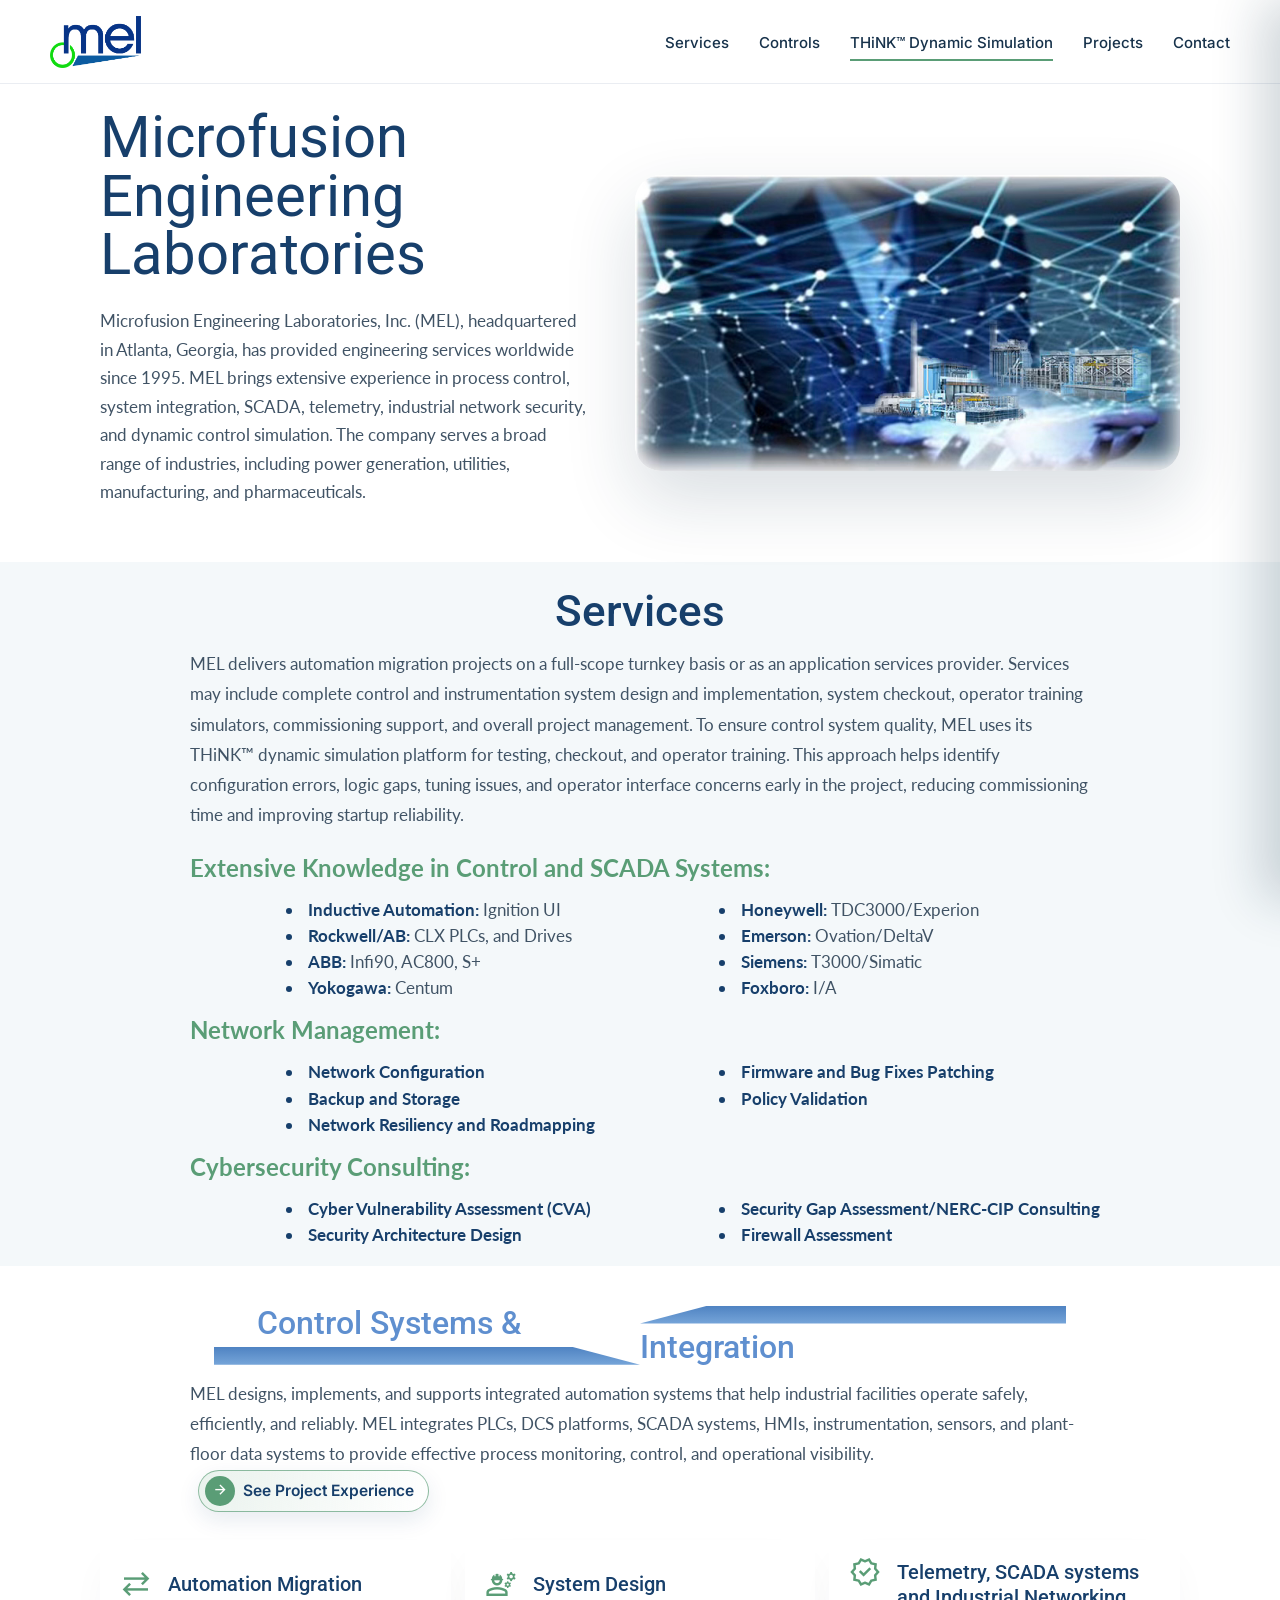
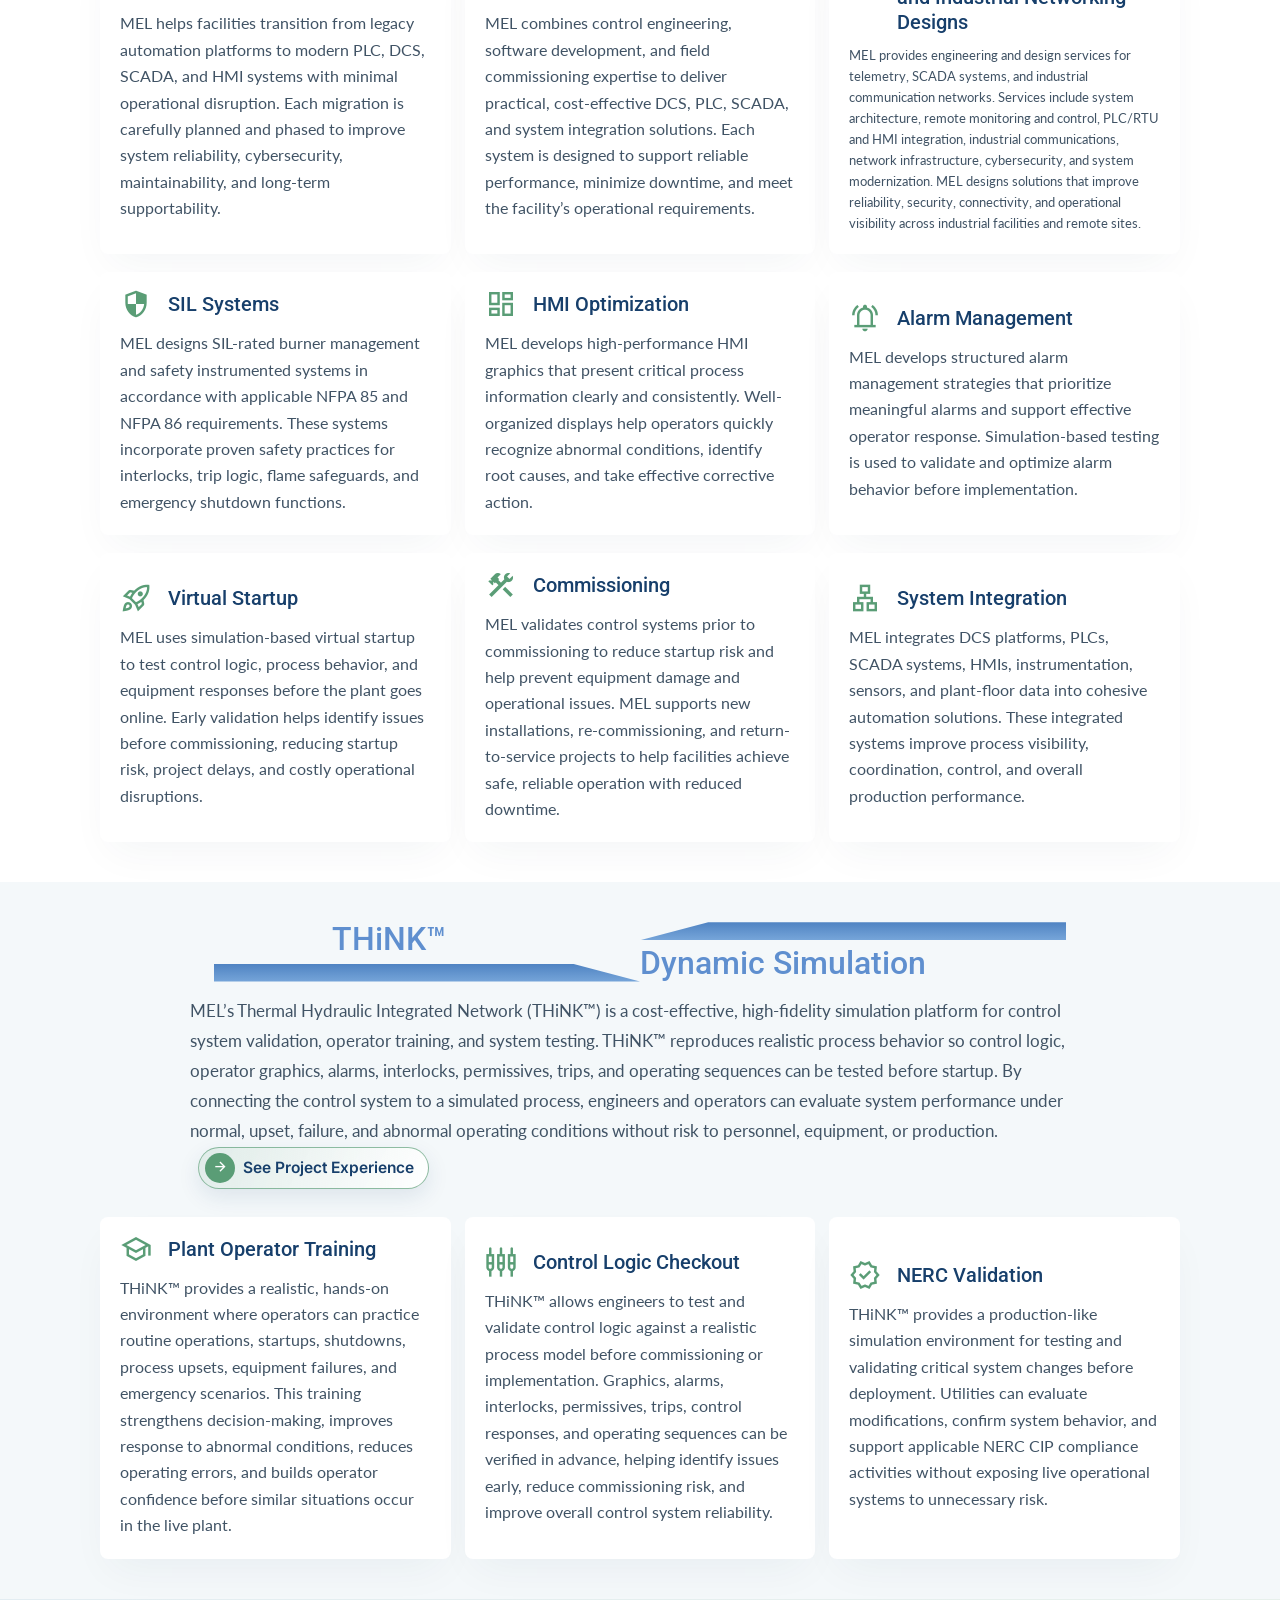
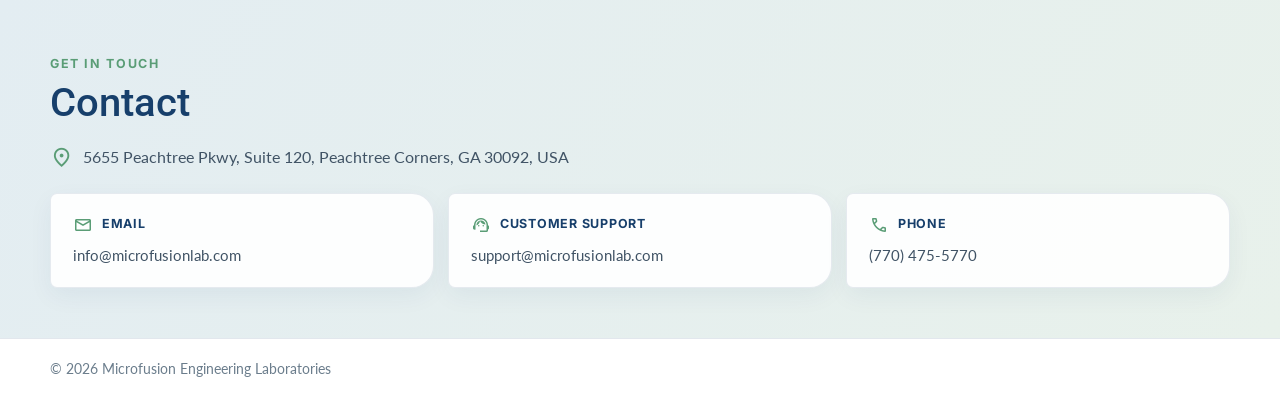
<file: index.html>
<!DOCTYPE html>
<html lang="en">

<head>
    <meta charset="UTF-8" />
    <meta name="viewport" content="width=device-width, initial-scale=1.0" />
    <meta name="description"
        content="Microfusion Engineering Laboratories, Inc (MEL) provides engineering services worldwide since 1995." />
    <title>MicroFusion</title>

    <link rel="shortcut icon" href="favicon.ico" type="image/x-icon">

    <link rel="preconnect" href="https://fonts.googleapis.com">
    <link rel="preconnect" href="https://fonts.gstatic.com" crossorigin>
    <link
        href="https://fonts.googleapis.com/css2?family=Inter:wght@300;400;500;600;700&amp;family=Lato:wght@300;400;700&amp;family=Roboto:wght@300;400;500;700&amp;display=swap"
        rel="stylesheet">
    <link href="https://fonts.googleapis.com/css2?family=Material+Symbols+Outlined" rel="stylesheet">
    <link rel="stylesheet" href="./styles/main.css" />
</head>

<body>

    <header class="site-header">
        <div class="container site-header__inner">
            <a href="./" class="site-header__logo" aria-label="MicroFusion home">
                <img src="./assets/images/mellogo-original.png" alt="MicroFusion Logo">
            </a>
            <nav class="site-nav" aria-label="Primary navigation">
                <a class="site-nav__link" href="#services">Services</a>
                <a class="site-nav__link" href="#controls">Controls</a>
                <a class="site-nav__link" href="#digital-twins">THiNK™ Dynamic Simulation</a>
                <a class="site-nav__link" href="./projects">Projects</a>
                <a class="site-nav__link" href="./contact/">Contact</a>
            </nav>
            <button class="nav-toggle" id="navToggle" aria-label="Open menu" aria-controls="mobileNav"
                aria-expanded="false">
                ☰
            </button>
        </div>
    </header>

    <div class="nav-backdrop" id="navBackdrop" hidden></div>
    <nav class="mobile-nav" id="mobileNav" aria-label="Mobile navigation" hidden>
        <div class="mobile-nav__header">
            <span class="mobile-nav__title">Menu</span>
            <button class="mobile-nav__close" id="navClose" aria-label="Close menu">✕</button>
        </div>
        <a class="mobile-nav__link" href="#services">Services</a>
        <a class="mobile-nav__link" href="#controls">Controls</a>
        <a class="mobile-nav__link" href="#digital-twins">THiNK™ Dynamic Simulation</a>
        <a class="mobile-nav__link" href="./projects/">Projects</a>
        <a class="mobile-nav__link" href="./contact/">Contact</a>
    </nav>

    <main>
        <section class="hero section" id="top">
            <div class="container hero__inner">
                <div class="hero__content">
                    <h1 class="hero__title">Microfusion Engineering Laboratories</h1>
                    <p class="hero__text">
                        Microfusion Engineering Laboratories, Inc. (MEL), headquartered in Atlanta, Georgia,
                        has provided engineering services worldwide since 1995. MEL brings extensive experience
                        in process control, system integration, SCADA, telemetry, industrial network security,
                        and dynamic control simulation. The company serves a broad range of industries, including
                        power generation, utilities, manufacturing, and pharmaceuticals.
                    </p>
                </div>
                <div class="hero__media">
                    <img src="./assets/images/heroImage.jpg" alt="Engineering systems" class="hero__image">
                </div>
            </div>
        </section>
        <section class="section services" id="services">
            <div class="container">
                <h2 class="section-title">Services</h2>
                <p class="section-lead">
                    MEL delivers automation migration projects on a full-scope turnkey basis or as an application
                    services provider.
                    Services may include complete control and instrumentation system design and implementation, system
                    checkout, operator
                    training simulators, commissioning support, and overall project management.
                    To ensure control system quality, MEL uses its THiNK™ dynamic simulation platform for testing,
                    checkout, and operator training.
                    This approach helps identify configuration errors, logic gaps, tuning issues, and operator interface
                    concerns early in the project,
                    reducing commissioning time and improving startup reliability.
                </p>
                <div class="section-lead services-list">
                    <h3>Extensive Knowledge in Control and SCADA Systems:</h3>
                    <ul>
                        <li>
                            Inductive Automation: <span>Ignition UI</span>
                        </li>
                        <li>
                            Honeywell: <span>TDC3000/Experion</span>
                        </li>
                        <li>
                            Rockwell/AB: <span>CLX PLCs, and Drives</span>
                        </li>
                        <li>
                            Emerson: <span>Ovation/DeltaV</span>
                        </li>
                        <li>
                            ABB: <span>Infi90, AC800, S+</span>
                        </li>
                        <li>
                            Siemens: <span>T3000/Simatic</span>
                        </li>
                        <li>
                            Yokogawa: <span>Centum</span>
                        </li>
                        <li>
                            Foxboro: <span>I/A</span>
                        </li>
                    </ul>
                </div>
                <div class="section-lead services-list">
                    <h3>Network Management:</h3>
                    <ul>
                        <li>
                            Network Configuration
                        </li>
                        <li>
                            Firmware and Bug Fixes Patching
                        </li>
                        <li>
                            Backup and Storage
                        </li>
                        <li>
                            Policy Validation
                        </li>
                        <li>
                            Network Resiliency and Roadmapping
                        </li>
                    </ul>
                </div>
                <div class="section-lead services-list">
                    <h3>Cybersecurity Consulting:</h3>
                    <ul>
                        <li>
                            Cyber Vulnerability Assessment (CVA)
                        </li>
                        <li>
                            Security Gap Assessment/NERC-CIP Consulting
                        </li>
                        <li>
                            Security Architecture Design
                        </li>
                        <li>
                            Firewall Assessment
                        </li>
                    </ul>
                </div>
            </div>
        </section>
        <section class="section controls" id="controls">
            <div class="container">
                <h2 class="section-title section-title--graphic">
                    <span class="section-title__half section-title__half--first">Control Systems &amp;</span>
                    <span class="section-title__half section-title__half--second">Integration</span>
                </h2>
                <p class="section-lead">
                    MEL designs, implements, and supports integrated automation systems that help
                    industrial facilities operate safely, efficiently, and reliably. MEL integrates
                    PLCs, DCS platforms, SCADA systems, HMIs, instrumentation, sensors, and plant-floor
                    data systems to provide effective process monitoring, control, and operational visibility.
                    <a href="./projects/" class="btn btn--primary btn-project">
                        <span class="material-symbols-outlined btn-project__icon"
                            aria-hidden="true">arrow_forward</span>
                        See Project Experience
                    </a>
                </p>
                <div class="feature-grid">
                    <div class="feature-card">
                        <span class="material-symbols-outlined feature-icon">sync_alt</span>
                        <span class="feature-label">Automation Migration</span>
                        <p>
                            MEL helps facilities transition from legacy automation platforms to modern PLC, DCS, SCADA,
                            and HMI systems
                            with minimal operational disruption. Each migration is carefully planned and phased to
                            improve system reliability,
                            cybersecurity, maintainability, and long-term supportability.
                        </p>
                    </div>

                    <div class="feature-card">
                        <span class="material-symbols-outlined feature-icon">engineering</span>
                        <span class="feature-label">System Design</span>
                        <p>
                            MEL combines control engineering, software development, and field commissioning expertise to
                            deliver practical,
                            cost-effective DCS, PLC, SCADA, and system integration solutions. Each system is designed to
                            support reliable performance,
                            minimize downtime, and meet the facility’s operational requirements.
                        </p>
                    </div>

                    <div class="feature-card">
                        <span class="material-symbols-outlined feature-icon">verified</span>
                        <span class="feature-label">Telemetry, SCADA systems and Industrial Networking Designs</span>
                        <p style="font-size:0.8em">
                            MEL provides engineering and design services for telemetry, SCADA systems, and industrial
                            communication networks. Services include system
                            architecture, remote monitoring and control, PLC/RTU and HMI integration, industrial
                            communications, network infrastructure, cybersecurity,
                            and system modernization. MEL designs solutions that improve reliability, security,
                            connectivity, and operational visibility across industrial
                            facilities and remote sites.
                        </p>
                    </div>

                    <div class="feature-card">
                        <span class="material-symbols-outlined feature-icon">security</span>
                        <span class="feature-label">SIL Systems</span>
                        <p>
                            MEL designs SIL-rated burner management and safety instrumented systems in accordance with
                            applicable NFPA 85 and NFPA 86
                            requirements. These systems incorporate proven safety practices for interlocks, trip logic,
                            flame safeguards, and emergency
                            shutdown functions.
                        </p>
                    </div>

                    <div class="feature-card">
                        <span class="material-symbols-outlined feature-icon">dashboard</span>
                        <span class="feature-label">HMI Optimization</span>
                        <p>
                            MEL develops high-performance HMI graphics that present critical process information clearly
                            and consistently. Well-organized
                            displays help operators quickly recognize abnormal conditions, identify root causes, and
                            take effective corrective action.
                        </p>
                    </div>

                    <div class="feature-card">
                        <span class="material-symbols-outlined feature-icon">notifications_active</span>
                        <span class="feature-label">Alarm Management</span>
                        <p>
                            MEL develops structured alarm management strategies that prioritize meaningful alarms and
                            support effective operator response.
                            Simulation-based testing is used to validate and optimize alarm behavior before
                            implementation.
                        </p>
                    </div>

                    <div class="feature-card">
                        <span class="material-symbols-outlined feature-icon">rocket_launch</span>
                        <span class="feature-label">Virtual Startup</span>
                        <p>
                            MEL uses simulation-based virtual startup to test control logic, process behavior, and
                            equipment responses before the plant goes online.
                            Early validation helps identify issues before commissioning, reducing startup risk, project
                            delays, and costly operational disruptions.
                        </p>
                    </div>

                    <div class="feature-card">
                        <span class="material-symbols-outlined feature-icon">construction</span>
                        <span class="feature-label">Commissioning</span>
                        <p>
                            MEL validates control systems prior to commissioning to reduce startup risk and help prevent
                            equipment damage and operational issues.
                            MEL supports new installations, re-commissioning, and return-to-service projects to help
                            facilities achieve safe, reliable operation with reduced downtime.
                        </p>
                    </div>

                    <div class="feature-card">
                        <span class="material-symbols-outlined feature-icon">lan</span>
                        <span class="feature-label">System Integration</span>
                        <p>
                            MEL integrates DCS platforms, PLCs, SCADA systems, HMIs, instrumentation, sensors, and
                            plant-floor data into cohesive automation solutions.
                            These integrated systems improve process visibility, coordination, control, and overall
                            production performance.
                        </p>
                    </div>

                </div>
            </div>
        </section>

        <section class="section digital-twins" id="digital-twins">
            <div class="container">
                <h2 class="section-title section-title--graphic">
                    <span class="section-title__half section-title__half--first">THiNK™</span>
                    <span class="section-title__half section-title__half--second">Dynamic Simulation</span>
                </h2>
                <p class="section-lead">
                    MEL’s Thermal Hydraulic Integrated Network (THiNK™) is a cost-effective, high-fidelity simulation
                    platform for control system validation,
                    operator training, and system testing. THiNK™ reproduces realistic process behavior so control
                    logic, operator graphics, alarms, interlocks,
                    permissives, trips, and operating sequences can be tested before startup. By connecting the control
                    system to a simulated process, engineers and
                    operators can evaluate system performance under normal, upset, failure, and abnormal operating
                    conditions without risk to personnel, equipment, or production.
                    <a href="./projects/" class="btn btn--primary btn-project">
                        <span class="material-symbols-outlined btn-project__icon"
                            aria-hidden="true">arrow_forward</span>
                        See Project Experience
                    </a>
                </p>
                <div class="feature-grid">
                    <div class="feature-card">
                        <span class="material-symbols-outlined feature-icon">school</span>
                        <span class="feature-label">Plant Operator Training</span>
                        <p>
                            THiNK™ provides a realistic, hands-on environment where operators can practice routine
                            operations,
                            startups, shutdowns, process upsets, equipment failures, and emergency scenarios. This
                            training
                            strengthens decision-making, improves response to abnormal conditions, reduces operating
                            errors,
                            and builds operator confidence before similar situations occur in the live plant.
                        </p>
                    </div>

                    <div class="feature-card">
                        <span class="material-symbols-outlined feature-icon">settings_input_component</span>
                        <span class="feature-label">Control Logic Checkout</span>
                        <p>
                            THiNK™ allows engineers to test and validate control logic against a realistic process model
                            before
                            commissioning or implementation. Graphics, alarms, interlocks, permissives, trips, control
                            responses,
                            and operating sequences can be verified in advance, helping identify issues early, reduce
                            commissioning risk,
                            and improve overall control system reliability.
                        </p>
                    </div>

                    <div class="feature-card">
                        <span class="material-symbols-outlined feature-icon">verified</span>
                        <span class="feature-label">NERC Validation</span>
                        <p>
                            THiNK™ provides a production-like simulation environment for testing and validating critical
                            system changes before deployment.
                            Utilities can evaluate modifications, confirm system behavior, and support applicable NERC
                            CIP compliance activities without
                            exposing live operational systems to unnecessary risk.
                        </p>
                    </div>
                </div>
            </div>
        </section>

        <section class="section contact home-contact" id="contact">
            <div class="container">
                <div class="contact-heading">
                    <div>
                        <span class="section-kicker">Get in touch</span>
                        <h2 class="section-title">Contact</h2>
                    </div>
                </div>
                <address class="contact-address">
                    <span class="material-symbols-outlined contact-icon" aria-hidden="true">location_on</span>
                    <a href="https://maps.app.goo.gl/mSvgAo5JVKXqEtjM9" target="_blank" rel="noopener noreferrer">
                        5655 Peachtree Pkwy, Suite 120, Peachtree Corners, GA 30092, USA
                    </a>
                </address>
                <div class="contact-layout">
                    <div class="contact-panel">
                        <div class="contact-card">
                            <div class="contact-label">
                                <span class="material-symbols-outlined contact-icon">
                                    email
                                </span>
                                Email
                            </div>
                            <div class="contact-value">
                                <a href="mailto:info@microfusionlab.com">info@microfusionlab.com</a>
                            </div>
                        </div>
                        <div class="contact-card">
                            <div class="contact-label">
                                <span class="material-symbols-outlined contact-icon">
                                    support_agent
                                </span>
                                Customer Support
                            </div>
                            <div class="contact-value">
                                <a href="mailto:support@microfusionlab.com">support@microfusionlab.com</a>
                            </div>
                        </div>
                        <div class="contact-card">
                            <div class="contact-label">
                                <span class="material-symbols-outlined contact-icon">
                                    phone
                                </span>
                                Phone
                            </div>
                            <div class="contact-value">
                                <a href="tel:+17704755770">(770) 475-5770</a>
                            </div>
                        </div>
                    </div>
                </div>
            </div>
        </section>
    </main>

    <!-- Footer -->
    <footer class="site-footer">
        <div class="container site-footer__inner">
            <p>&copy; <span id="year">2026</span> Microfusion Engineering Laboratories</p>
        </div>
    </footer>

    <script type="module" src="./scripts/main.js"></script>
</body>

</html>
</file>
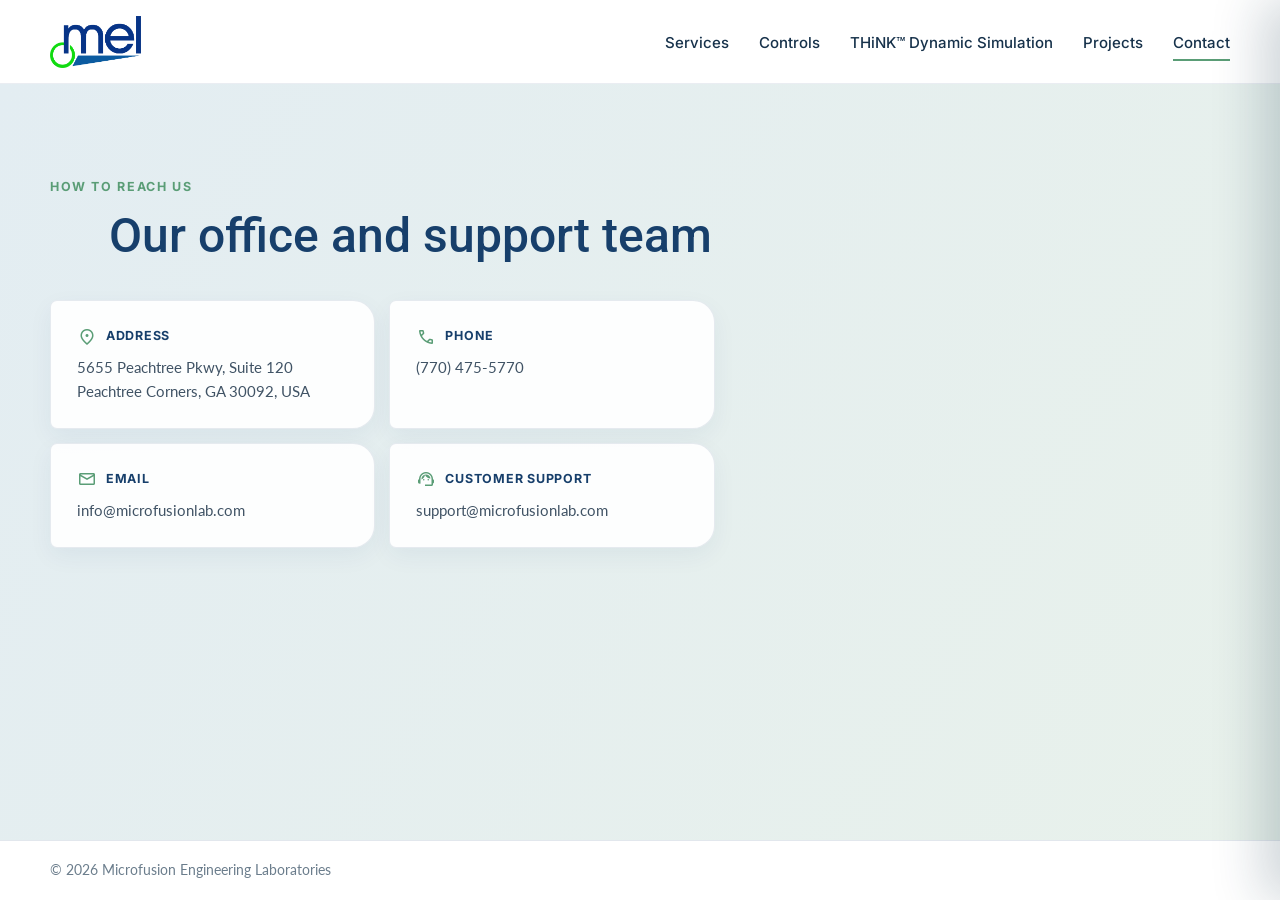
<file: contact/index.html>
<!DOCTYPE html>
<html lang="en">

<head>
  <meta charset="UTF-8">
  <meta name="viewport" content="width=device-width, initial-scale=1.0">
  <meta name="description"
    content="Contact Microfusion Engineering Laboratories for control systems, simulation, commissioning, and engineering support.">
  <title>Contact | MicroFusion</title>

  <link rel="shortcut icon" href="../favicon.ico" type="image/x-icon">
  <link rel="preconnect" href="https://fonts.googleapis.com">
  <link rel="preconnect" href="https://fonts.gstatic.com" crossorigin>
  <link
    href="https://fonts.googleapis.com/css2?family=Inter:wght@300;400;500;600;700&amp;family=Lato:wght@300;400;700&amp;family=Roboto:wght@300;400;500;700&amp;display=swap"
    rel="stylesheet">
  <link href="https://fonts.googleapis.com/css2?family=Material+Symbols+Outlined" rel="stylesheet">
  <link rel="stylesheet" href="../styles/main.css">
</head>

<body class="contact-page">
  <header class="site-header">
    <div class="container site-header__inner">
      <a href="../" class="site-header__logo" aria-label="MicroFusion home">
        <img src="../assets/images/mellogo-original.png" alt="MicroFusion Logo">
      </a>

      <nav class="site-nav" aria-label="Primary navigation">
        <a class="site-nav__link" href="../#services">Services</a>
        <a class="site-nav__link" href="../#controls">Controls</a>
        <a class="site-nav__link" href="../#digital-twins">THiNK™ Dynamic Simulation</a>
        <a class="site-nav__link" href="../projects/">Projects</a>
        <a class="site-nav__link active" href="./" aria-current="page">Contact</a>
      </nav>

      <button class="nav-toggle" id="navToggle" aria-label="Open menu" aria-controls="mobileNav"
        aria-expanded="false">☰</button>
    </div>
  </header>

  <div class="nav-backdrop" id="navBackdrop" hidden></div>

  <nav class="mobile-nav" id="mobileNav" aria-label="Mobile navigation" hidden>
    <div class="mobile-nav__header">
      <span class="mobile-nav__title">Menu</span>
      <button class="mobile-nav__close" id="navClose" aria-label="Close menu">✕</button>
    </div>
    <a class="mobile-nav__link" href="../#services">Services</a>
    <a class="mobile-nav__link" href="../#controls">Controls</a>
    <a class="mobile-nav__link" href="../#digital-twins">THiNK™ Dynamic Simulation</a>
    <a class="mobile-nav__link" href="../projects/">Projects</a>
    <a class="mobile-nav__link active" href="./" aria-current="page">Contact</a>
  </nav>

  <main>
    <section class="contact-page-contact" aria-labelledby="contact-details-title">
      <div class="container">
        <div class="contact-page-heading">
          <span class="section-kicker">How to reach us</span>
          <h2 class="section-title" id="contact-details-title">Our office and support team</h2>
        </div>

        <div class="contact-layout">
          <div class="contact-panel">
            <div class="contact-card">
              <div class="contact-label">
                <span class="material-symbols-outlined contact-icon">location_on</span>
                Address
              </div>
              <div class="contact-value address">
                <a href="https://maps.app.goo.gl/mSvgAo5JVKXqEtjM9" target="_blank" rel="noopener noreferrer">
                  5655 Peachtree Pkwy, Suite 120<br>
                  Peachtree Corners, GA 30092, USA
                </a>
              </div>
            </div>

            <div class="contact-card">
              <div class="contact-label">
                <span class="material-symbols-outlined contact-icon">phone</span>
                Phone
              </div>
              <div class="contact-value">
                <a href="tel:+17704755770">(770) 475-5770</a>
              </div>
            </div>

            <div class="contact-card">
              <div class="contact-label">
                <span class="material-symbols-outlined contact-icon">email</span>
                Email
              </div>
              <div class="contact-value">
                <a href="mailto:info@microfusionlab.com">info@microfusionlab.com</a>
              </div>
            </div>

            <div class="contact-card">
              <div class="contact-label">
                <span class="material-symbols-outlined contact-icon">support_agent</span>
                Customer Support
              </div>
              <div class="contact-value">
                <a href="mailto:support@microfusionlab.com">support@microfusionlab.com</a>
              </div>
            </div>
          </div>
        </div>
      </div>
    </section>
  </main>

  <footer class="site-footer">
    <div class="container site-footer__inner">
      <p>&copy; <span id="year">2026</span> Microfusion Engineering Laboratories</p>
    </div>
  </footer>

  <script type="module" src="../scripts/main.js"></script>
</body>

</html>
</file>
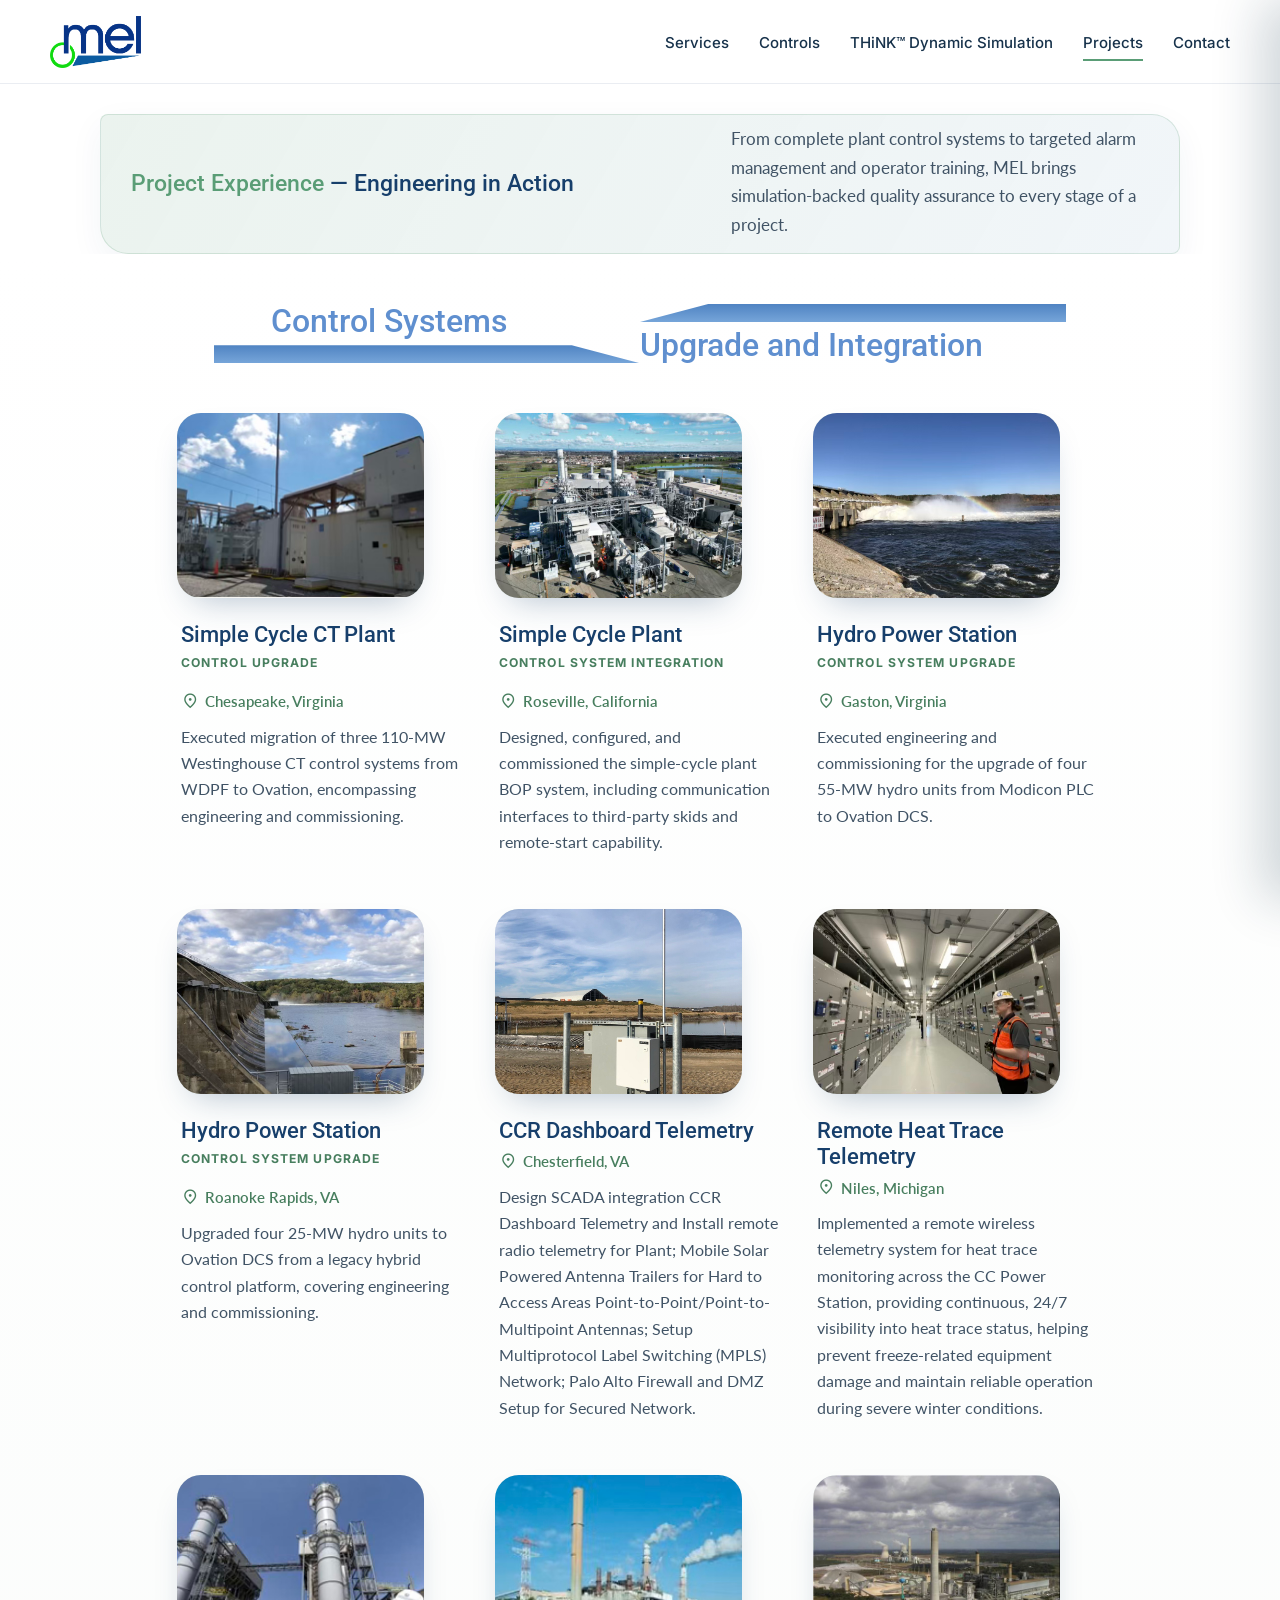
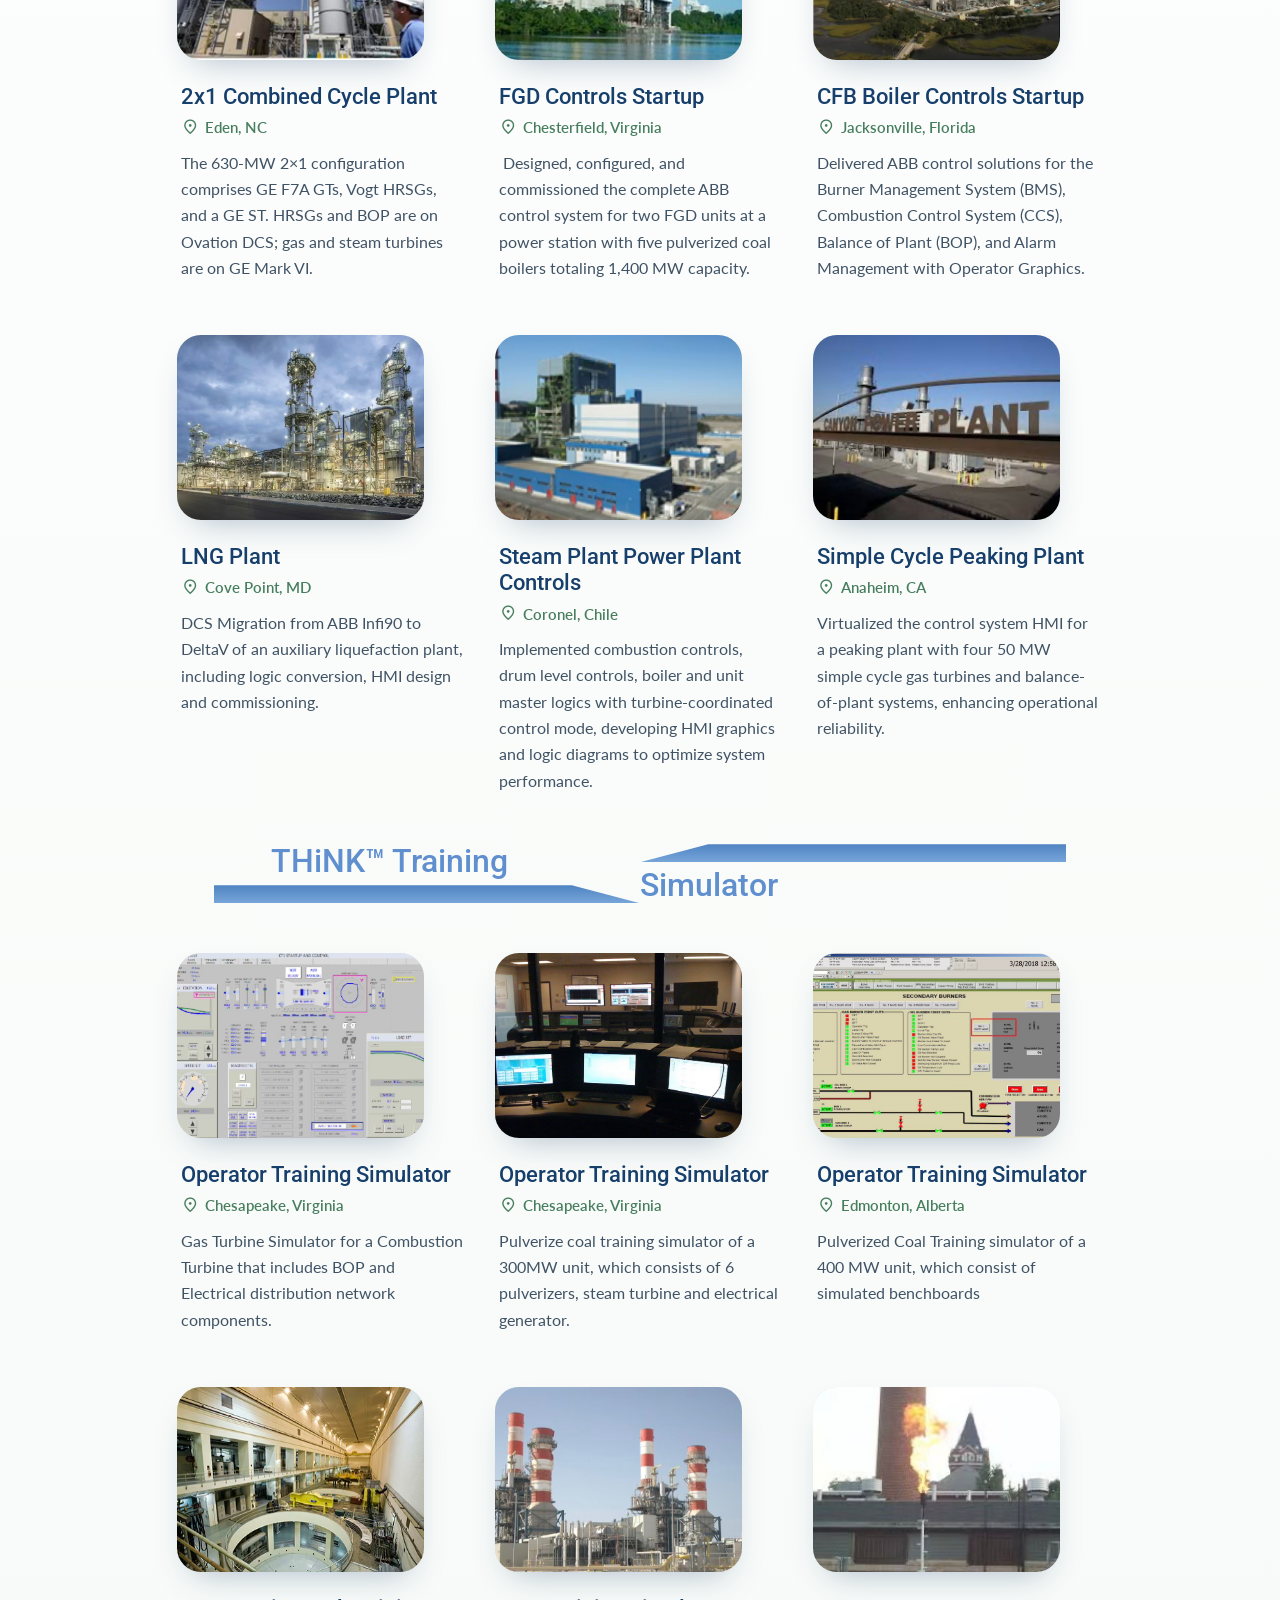
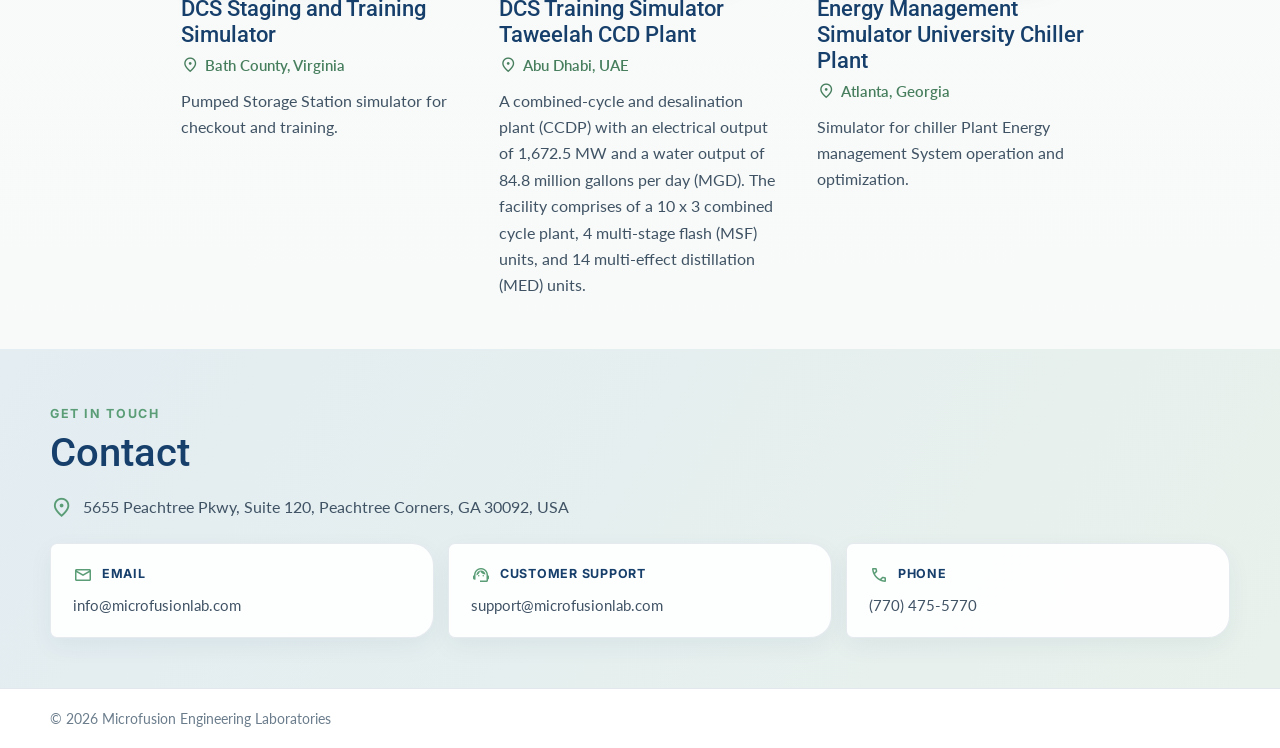
<file: projects/index.html>
<!DOCTYPE html>
<html lang="en">

<head>
  <meta charset="UTF-8">
  <meta name="viewport" content="width=device-width, initial-scale=1.0">
  <meta name="description"
    content="Explore selected control system, commissioning, simulation, and industrial automation projects from Microfusion Engineering Laboratories.">
  <title>Projects | MicroFusion</title>

  <link rel="shortcut icon" href="../favicon.ico" type="image/x-icon">
  <link rel="preconnect" href="https://fonts.googleapis.com">
  <link rel="preconnect" href="https://fonts.gstatic.com" crossorigin>
  <link
    href="https://fonts.googleapis.com/css2?family=Inter:wght@300;400;500;600;700&amp;family=Lato:wght@300;400;700&amp;family=Roboto:wght@300;400;500;700&amp;display=swap"
    rel="stylesheet">
  <link href="https://fonts.googleapis.com/css2?family=Material+Symbols+Outlined" rel="stylesheet">
  <link rel="stylesheet" href="../styles/main.css">
</head>

<body>
  <header class="site-header">
    <div class="container site-header__inner">
      <a href="../" class="site-header__logo" aria-label="MicroFusion home">
        <img src="../assets/images/mellogo-original.png" alt="MicroFusion Logo">
      </a>

      <nav class="site-nav" aria-label="Primary navigation">
        <a class="site-nav__link" href="../#services">Services</a>
        <a class="site-nav__link" href="../#controls">Controls</a>
        <a class="site-nav__link" href="../#digital-twins">THiNK™ Dynamic Simulation</a>
        <a class="site-nav__link active" href="./" aria-current="page">Projects</a>
        <a class="site-nav__link" href="../contact/">Contact</a>
      </nav>

      <button class="nav-toggle" id="navToggle" aria-label="Open menu" aria-controls="mobileNav"
        aria-expanded="false">☰</button>
    </div>
  </header>

  <div class="nav-backdrop" id="navBackdrop" hidden></div>

  <nav class="mobile-nav" id="mobileNav" aria-label="Mobile navigation" hidden>
    <div class="mobile-nav__header">
      <span class="mobile-nav__title">Menu</span>
      <button class="mobile-nav__close" id="navClose" aria-label="Close menu">✕</button>
    </div>
    <a class="mobile-nav__link" href="../#services">Services</a>
    <a class="mobile-nav__link" href="../#controls">Controls</a>
    <a class="mobile-nav__link" href="../#digital-twins">THiNK™ Dynamic Simulation</a>
    <a class="mobile-nav__link active" href="./" aria-current="page">Projects</a>
    <a class="mobile-nav__link" href="../contact/">Contact</a>
  </nav>

  <main>
    <section class="section projects-showcase" aria-labelledby="projects-intro-title">
      <div class="container">
        <div class="projects-intro">
          <h2 class="projects-intro__title" id="projects-intro-title">
            <span>Project Experience</span> <span aria-hidden="true">—</span> Engineering in Action
          </h2>
          <p>
            From complete plant control systems to targeted alarm management and operator training,
            MEL brings simulation-backed quality assurance to every stage of a project.
          </p>
        </div>
      </div>
    </section>

    <section class="section projects-showcase projects-reference-showcase" aria-labelledby="project-list-title">
      <div class="container">
        <h1 class="section-title section-title--graphic projects-reference-title" id="project-list-title">
          <span class="section-title__half section-title__half--first">Control Systems</span>
          <span class="section-title__half section-title__half--second">Upgrade and Integration</span>
        </h1>

        <div class="project-reference-grid">
          <article class="project-reference-card">
            <figure class="project-reference-card__media">
              <img src="../assets/images/simple-cycle-ct-plant.jpg" alt="simple cycle ct plant" loading="lazy">
            </figure>
            <div class="project-reference-card__content">
              <h2>Simple Cycle CT Plant</h2>
              <span class="project-reference-card__category">Control Upgrade</span>
              <p class="project-reference-card__location">
                <span class="material-symbols-outlined" aria-hidden="true">location_on</span>
                Chesapeake, Virginia
              </p>
              <p>
                Executed migration of three 110-MW Westinghouse CT control systems from WDPF to Ovation,
                encompassing engineering and commissioning.
              </p>
              <!-- <p class="project-reference-card__system"><strong>Control System:</strong> Ovation 3.7</p> -->
            </div>
          </article>

          <article class="project-reference-card">
            <figure class="project-reference-card__media">
              <img src="../assets/images/simple-cycle-plant.jpg" alt="simple cycle plant" loading="lazy">
            </figure>
            <div class="project-reference-card__content">
              <h2>Simple Cycle Plant</h2>
              <span class="project-reference-card__category">Control System Integration</span>
              <p class="project-reference-card__location">
                <span class="material-symbols-outlined" aria-hidden="true">location_on</span>
                Roseville, California
              </p>
              <p>
                Designed, configured, and commissioned the simple-cycle plant BOP system, including communication
                interfaces to third-party skids and remote-start capability.
              </p>
              <!-- <p class="project-reference-card__system"><strong>Control System:</strong> Ovation 3.7</p> -->
            </div>
          </article>

          <article class="project-reference-card">
            <figure class="project-reference-card__media">
              <img src="../assets/images/hydro-power-station-1.jpg" alt="Hydro Power Station" loading="lazy">
            </figure>
            <div class="project-reference-card__content">
              <h2>Hydro Power Station</h2>
              <span class="project-reference-card__category">Control System Upgrade</span>
              <p class="project-reference-card__location">
                <span class="material-symbols-outlined" aria-hidden="true">location_on</span>
                Gaston, Virginia
              </p>
              <p>
                Executed engineering and commissioning for the upgrade of four 55-MW hydro units from Modicon PLC to
                Ovation DCS.
              </p>
              <!-- <p class="project-reference-card__system"><strong>Control System:</strong> Ovation 3.7</p> -->
            </div>
          </article>

          <article class="project-reference-card">
            <figure class="project-reference-card__media">
              <img src="../assets/images/hydro-power-station-2.jpg" alt="Hydro Power Station" loading="lazy">
            </figure>
            <div class="project-reference-card__content">
              <h2>Hydro Power Station</h2>
              <span class="project-reference-card__category">Control System Upgrade</span>
              <p class="project-reference-card__location">
                <span class="material-symbols-outlined" aria-hidden="true">location_on</span>
                Roanoke Rapids, VA
              </p>
              <p>
                Upgraded four 25-MW hydro units to Ovation DCS from a legacy hybrid control platform, covering
                engineering and commissioning.
              </p>
              <!-- <p class="project-reference-card__system"><strong>Control System:</strong> Ovation 3.7</p> -->
            </div>
          </article>

          <article class="project-reference-card">
            <figure class="project-reference-card__media">
              <img src="../assets/images/ccr-dashboard-telemetry.jpeg" alt="CCR dashbboard telemetry" loading="lazy">
            </figure>
            <div class="project-reference-card__content">
              <h2>CCR Dashboard Telemetry</h2>
              <!-- <span class="project-reference-card__category">Control System Upgrade</span> -->
              <p class="project-reference-card__location">
                <span class="material-symbols-outlined" aria-hidden="true">location_on</span>
                Chesterfield, VA
              </p>
              <p>
                Design SCADA integration CCR
                Dashboard Telemetry and Install remote radio telemetry for Plant; Mobile Solar Powered Antenna Trailers
                for Hard to Access Areas
                Point-to-Point/Point-to-Multipoint Antennas; Setup Multiprotocol Label Switching (MPLS) Network; Palo
                Alto Firewall and DMZ Setup
                for Secured Network.
              </p>
              <!-- <p class="project-reference-card__system"><strong>System:</strong> Ignition</p> -->
            </div>
          </article>

          <article class="project-reference-card">
            <figure class="project-reference-card__media">
              <img src="../assets/images/remote-heat-trace-telemetry.jpg" alt="Remote Heat Trace Telemetry"
                loading="lazy">
            </figure>
            <div class="project-reference-card__content">
              <h2>Remote Heat Trace Telemetry</h2>
              <!-- <span class="project-reference-card__category">Control System Upgrade</span> -->
              <p class="project-reference-card__location">
                <span class="material-symbols-outlined" aria-hidden="true">location_on</span>
                Niles, Michigan
              </p>
              <p>
                Implemented a remote wireless telemetry system for heat trace monitoring across the CC Power Station,
                providing continuous,
                24/7 visibility into heat trace status, helping prevent freeze-related equipment damage and maintain
                reliable operation during severe winter conditions.
              </p>
              <!-- <p class="project-reference-card__system"><strong>Control System:</strong> Ovation 3.8</p> -->
            </div>
          </article>

          <article class="project-reference-card">
            <figure class="project-reference-card__media">
              <img src="../assets/images/2x1-combined-cycle-plant.jpg" alt="2x1 Combined Cycle Plant" loading="lazy">
            </figure>
            <div class="project-reference-card__content">
              <h2>2x1 Combined Cycle Plant</h2>
              <!-- <span class="project-reference-card__category">Control System Commissioning</span> -->
              <p class="project-reference-card__location">
                <span class="material-symbols-outlined" aria-hidden="true">location_on</span>
                Eden, NC
              </p>
              <p>
                The 630-MW 2×1 configuration comprises GE F7A GTs, Vogt HRSGs, and a GE ST. HRSGs and BOP are on Ovation
                DCS; gas
                and steam turbines are on GE Mark VI.
              </p>
              <!-- <p class="project-reference-card__system"><strong>Control System:</strong> Ovation 3.4</p> -->
            </div>
          </article>

          <article class="project-reference-card">
            <figure class="project-reference-card__media">
              <img src="../assets/images/fgd-controls-startup.jpg" alt="FGD Controls Startup" loading="lazy">
            </figure>
            <div class="project-reference-card__content">
              <h2>FGD Controls Startup</h2>
              <!-- <span class="project-reference-card__category">Control System Commissioning</span> -->
              <p class="project-reference-card__location">
                <span class="material-symbols-outlined" aria-hidden="true">location_on</span>
                Chesterfield, Virginia
              </p>
              <p>
                 Designed, configured, and commissioned the complete ABB control system for two FGD units at a power
                station with five pulverized coal boilers totaling 1,400 MW capacity.
              </p>
              <!-- <p class="project-reference-card__system"><strong>Control System:</strong> ABB Infi90/800xA</p> -->
            </div>
          </article>

          <article class="project-reference-card">
            <figure class="project-reference-card__media">
              <img src="../assets/images/cfb-boiler-controls-startup.jpg" alt="CFB Boiler Commissioning" loading="lazy">
            </figure>
            <div class="project-reference-card__content">
              <h2>CFB Boiler Controls Startup</h2>
              <!-- <span class="project-reference-card__category">Control System Commissioning</span> -->
              <p class="project-reference-card__location">
                <span class="material-symbols-outlined" aria-hidden="true">location_on</span>
                Jacksonville, Florida
              </p>
              <p>
                Delivered ABB control solutions for the Burner Management System (BMS), Combustion Control System (CCS),
                Balance of Plant (BOP), and Alarm Management with Operator Graphics.
              </p>
              <!-- <p class="project-reference-card__system"><strong>Control System:</strong> ABB Infi90</p> -->
            </div>
          </article>

          <article class="project-reference-card">
            <figure class="project-reference-card__media">
              <img src="../assets/images/lng-plant.jpg" alt="LNG Plant" loading="lazy">
            </figure>
            <div class="project-reference-card__content">
              <h2>LNG Plant</h2>
              <!-- <span class="project-reference-card__category">Control System Commissioning</span> -->
              <p class="project-reference-card__location">
                <span class="material-symbols-outlined" aria-hidden="true">location_on</span>
                Cove Point, MD
              </p>
              <p>
                DCS Migration from ABB Infi90 to DeltaV of an auxiliary liquefaction plant, including logic conversion,
                HMI design and commissioning.
              </p>
              <!-- <p class="project-reference-card__system"><strong>Control System:</strong> DeltaV</p> -->
            </div>
          </article>

          <article class="project-reference-card">
            <figure class="project-reference-card__media">
              <img src="../assets/images/steam-power-plant-controls.jpg" alt="Steam Plant Power Plant Controls"
                loading="lazy">
            </figure>
            <div class="project-reference-card__content">
              <h2>Steam Plant Power Plant Controls</h2>
              <!-- <span class="project-reference-card__category">Control System Commissioning</span> -->
              <p class="project-reference-card__location">
                <span class="material-symbols-outlined" aria-hidden="true">location_on</span>
                Coronel, Chile
              </p>
              <p>
                Implemented combustion controls, drum level controls, boiler and unit master logics with
                turbine-coordinated control mode,
                developing HMI graphics and logic diagrams to optimize system performance.
              </p>
              <!-- <p class="project-reference-card__system"><strong>Control System:</strong> Foxboro I/A</p> -->
            </div>
          </article>

          <article class="project-reference-card">
            <figure class="project-reference-card__media">
              <img src="../assets/images/simple-cycle-peaking-plant.jpg" alt="simple cycle peaking plant"
                loading="lazy">
            </figure>
            <div class="project-reference-card__content">
              <h2>Simple Cycle Peaking Plant</h2>
              <!-- <span class="project-reference-card__category">Control System Commissioning</span> -->
              <p class="project-reference-card__location">
                <span class="material-symbols-outlined" aria-hidden="true">location_on</span>
                Anaheim, CA
              </p>
              <p>
                Virtualized the control system HMI for a peaking plant with four 50 MW simple cycle gas turbines and
                balance-of-plant systems,
                enhancing operational reliability.
              </p>
              <!-- <p class="project-reference-card__system"><strong>Control System:</strong> ABB 800xA</p> -->
            </div>
          </article>
        </div>
      </div>
      <div class="container" style="padding-bottom: 50px;">
        <h2 class="section-title section-title--graphic projects-reference-title" id="think-project-list-title">
          <span class="section-title__half section-title__half--first">THiNK™ Training</span>
          <span class="section-title__half section-title__half--second">Simulator</span>
        </h2>

        <div class="project-reference-grid">
          <article class="project-reference-card">
            <figure class="project-reference-card__media">
              <img src="../assets/images/operator-training-simulator-1.jpg" alt="operator training simulator"
                loading="lazy">
            </figure>
            <div class="project-reference-card__content">
              <h2>Operator Training Simulator</h2>
              <!-- <span class="project-reference-card__category">Control System Commissioning</span> -->
              <p class="project-reference-card__location">
                <span class="material-symbols-outlined" aria-hidden="true">location_on</span>
                Chesapeake, Virginia
              </p>
              <p>
                Gas Turbine Simulator for a Combustion Turbine that includes BOP and Electrical distribution network
                components.
              </p>
              <!-- <p class="project-reference-card__system"><strong>Control System:</strong> Ovation 3.7</p> -->
            </div>
          </article>

          <article class="project-reference-card">
            <figure class="project-reference-card__media">
              <img src="../assets/images/operator-training-simulator-2.jpg" alt="operator training simulator"
                loading="lazy">
            </figure>
            <div class="project-reference-card__content">
              <h2>Operator Training Simulator</h2>
              <!-- <span class="project-reference-card__category">Control System Commissioning</span> -->
              <p class="project-reference-card__location">
                <span class="material-symbols-outlined" aria-hidden="true">location_on</span>
                Chesapeake, Virginia
              </p>
              <p>
                Pulverize coal training simulator of a 300MW unit, which consists of 6 pulverizers, steam turbine and
                electrical generator.
              </p>
              <!-- <p class="project-reference-card__system"><strong>Control System:</strong> ABB Infi90/800xA</p> -->
            </div>
          </article>

          <article class="project-reference-card">
            <figure class="project-reference-card__media">
              <img src="../assets/images/think-graph-1.jpg" alt="operator training simulator" loading="lazy">
            </figure>
            <div class="project-reference-card__content">
              <h2>Operator Training Simulator</h2>
              <!-- <span class="project-reference-card__category">Control System Commissioning</span> -->
              <p class="project-reference-card__location">
                <span class="material-symbols-outlined" aria-hidden="true">location_on</span>
                Edmonton, Alberta
              </p>
              <p>
                Pulverized Coal Training simulator of a 400 MW unit, which consist of simulated benchboards
              </p>
              <!-- <p class="project-reference-card__system"><strong>Control System:</strong> Siemens T3000</p> -->
            </div>
          </article>

          <article class="project-reference-card">
            <figure class="project-reference-card__media">
              <img src="../assets/images/dcs-staging-and-training-simulator.jpg"
                alt="dcs staging and training simulator" loading="lazy">
            </figure>
            <div class="project-reference-card__content">
              <h2>DCS Staging and Training Simulator</h2>
              <!-- <span class="project-reference-card__category">Control System Commissioning</span> -->
              <p class="project-reference-card__location">
                <span class="material-symbols-outlined" aria-hidden="true">location_on</span>
                Bath County, Virginia
              </p>
              <p>
                Pumped Storage Station simulator for checkout and training.
              </p>
              <!-- <p class="project-reference-card__system"><strong>Control System:</strong> Ovation 3.7</p> -->
            </div>
          </article>

          <article class="project-reference-card">
            <figure class="project-reference-card__media">
              <img src="../assets/images/dcs-training-simulator-taweelah.jpg" alt="dcs training simulator taweelah"
                loading="lazy">
            </figure>
            <div class="project-reference-card__content">
              <h2>DCS Training Simulator Taweelah CCD Plant</h2>
              <!-- <span class="project-reference-card__category">Control System Commissioning</span> -->
              <p class="project-reference-card__location">
                <span class="material-symbols-outlined" aria-hidden="true">location_on</span>
                Abu Dhabi, UAE
              </p>
              <p>
                A combined-cycle and desalination plant (CCDP) with an electrical output of 1,672.5 MW and a water
                output of 84.8 million gallons per day (MGD).
                The facility comprises of a 10 x 3 combined cycle plant, 4 multi-stage flash (MSF) units, and 14
                multi-effect distillation (MED) units.
              </p>
              <!-- <p class="project-reference-card__system"><strong>Control System:</strong> Siemens T3000</p> -->
            </div>
          </article>

          <article class="project-reference-card">
            <figure class="project-reference-card__media">
              <img src="../assets/images/energy-management-simulator-university-chiller-plant.jpg"
                alt="energy management simulator university chiller plant" loading="lazy">
            </figure>
            <div class="project-reference-card__content">
              <h2>Energy Management Simulator University Chiller Plant</h2>
              <!-- <span class="project-reference-card__category">Control System Commissioning</span> -->
              <p class="project-reference-card__location">
                <span class="material-symbols-outlined" aria-hidden="true">location_on</span>
                Atlanta, Georgia
              </p>
              <p>
                Simulator for chiller Plant Energy management System operation and optimization.
              </p>
              <!-- <p class="project-reference-card__system"><strong>Control System:</strong> ABB S+ System</p> -->
            </div>
          </article>
        </div>
      </div>
    </section>

    <section class="section contact home-contact" id="contact">
      <div class="container">
        <div class="contact-heading">
          <div>
            <span class="section-kicker">Get in touch</span>
            <h2 class="section-title">Contact</h2>
          </div>
        </div>
        <address class="contact-address">
          <span class="material-symbols-outlined contact-icon" aria-hidden="true">location_on</span>
          <a href="https://maps.app.goo.gl/mSvgAo5JVKXqEtjM9" target="_blank" rel="noopener noreferrer">
            5655 Peachtree Pkwy, Suite 120, Peachtree Corners, GA 30092, USA
          </a>
        </address>
        <div class="contact-layout">
          <div class="contact-panel">
            <div class="contact-card">
              <div class="contact-label">
                <span class="material-symbols-outlined contact-icon">
                  email
                </span>
                Email
              </div>
              <div class="contact-value">
                <a href="mailto:info@microfusionlab.com">info@microfusionlab.com</a>
              </div>
            </div>
            <div class="contact-card">
              <div class="contact-label">
                <span class="material-symbols-outlined contact-icon">
                  support_agent
                </span>
                Customer Support
              </div>
              <div class="contact-value">
                <a href="mailto:support@microfusionlab.com">support@microfusionlab.com</a>
              </div>
            </div>
            <div class="contact-card">
              <div class="contact-label">
                <span class="material-symbols-outlined contact-icon">
                  phone
                </span>
                Phone
              </div>
              <div class="contact-value">
                <a href="tel:+17704755770">(770) 475-5770</a>
              </div>
            </div>
          </div>
        </div>
      </div>
    </section>
  </main>

  <footer class="site-footer">
    <div class="container site-footer__inner">
      <p>&copy; <span id="year">2026</span> Microfusion Engineering Laboratories</p>
    </div>
  </footer>

  <script type="module" src="../scripts/main.js"></script>
</body>

</html>
</file>
<file: styles/main.css>
:root {
  --brand: #173f6b;
  --brand-rgb: 23, 63, 107;
  --brand-light: #2e73a6;
  --brand-light-rgb: 46, 115, 166;
  --brand-green: #5a9d76;
  --brand-green-rgb: 90, 157, 118;
  --ink: #17324b;
  --text: #405365;
  --muted: #6b7d8c;
  --surface: #ffffff;
  --surface-soft: #f4f8fa;
  --line: #dfe8ed;
  --shadow-sm: 0 10px 30px rgba(20, 53, 78, 0.08);
  --shadow-lg: 0 28px 70px rgba(18, 48, 72, 0.16);
  --radius: 8px;
  --radius-lg: 26px;
  --container: 1180px;
  --header-height: 84px;
}

*,
*::before,
*::after {
  box-sizing: border-box;
}

html {
  min-height: 100%;
  scroll-behavior: smooth;
  scroll-padding-top: var(--header-height);
}

body {
  display: flex;
  flex-direction: column;
  min-height: 100vh;
  min-height: 100dvh;
  margin: 0;
  overflow-x: hidden;
  font-family: "Lato", sans-serif;
  color: var(--text);
  background: var(--surface);
  line-height: 1.65;
}


main {
  flex: 1;
  width: 100%;
  min-width: 0;
}

.section {
  width: 100%;
  max-width: 100%;
}

body.nav-open {
  overflow: hidden;
}

img {
  display: block;
  max-width: 100%;
}

a {
  color: inherit;
  text-decoration: none;
}

button,
input,
textarea {
  font: inherit;
}

.container {
  width: min(calc(100% - 40px), var(--container));
  margin-inline: auto;
}

.section-title {
  margin: 0;
  font-family: "Roboto", sans-serif;
  font-size: clamp(2rem, 4vw, 2.75rem);
  font-weight: 500;
  line-height: 1.1;
  color: var(--brand);
  text-align: center;
}

.section-title--graphic {
  display: grid;
  grid-template-columns: repeat(2, minmax(0, 1fr));
  align-items: center;
  width: 85%;
  margin-inline: auto;
  color: #5f8fcf;
  font-size: 2rem;
}

.section-title__half {
  display: grid;
  width: 100%;
  line-height: 1.1;
}

.section-title__half::before,
.section-title__half::after {
  width:85%;
  height: clamp(11px, 1.5vw, 18px);
  background: linear-gradient(180deg, #4f83c2 0%, #76a5d9 100%);
  content: "";
}

.section-title__half--first {
  grid-template-rows: auto auto;
  gap: 6px;
  text-align: center;
}

.section-title__half--first::before {
  display: none;
}

.section-title__half--first::after {
  clip-path: polygon(0 0, 84% 0, 100% 100%, 0 100%);
  justify-self: end;
}

.section-title__half--second {
  grid-template-rows: auto auto;
  gap: 6px;
  text-align: left;
}

.section-title__half--second::before {
  clip-path: polygon(16% 0, 100% 0, 100% 100%, 0 100%);
  justify-self: start;
}

.section-title__half--second::after {
  display: none;
}

.section-lead {
  max-width: 820px;
  margin: 20px auto 0;
  color: var(--text);
  font-size: 1.08rem;
  line-height: 1.75;
  text-align: center;
}

.section-kicker,
.eyebrow {
  display: inline-block;
  margin-bottom: 12px;
  font-family: "Inter", sans-serif;
  color: var(--brand-green);
  font-size: 0.78rem;
  font-weight: 700;
  letter-spacing: 0.13em;
  text-transform: uppercase;
}

.btn {
  display: inline-flex;
  align-items: center;
  justify-content: center;
  min-height: 46px;
  padding: 10px 22px;
  border: 1px solid var(--brand);
  border-radius: 999px;
  font-family: "Inter", sans-serif;
  font-size: .94rem;
  font-weight: 600;
  transition: color 180ms ease, background 180ms ease, transform 180ms ease, box-shadow 180ms ease;
}

.btn--primary {
  color: var(--brand);
  background: transparent;
}

.btn--primary:hover,
.btn--primary:focus-visible {
  color: #fff;
  background: var(--brand);
  box-shadow: 0 8px 20px rgba(var(--brand-rgb), 0.2);
  transform: translateY(-2px);
}

.btn-project {
  gap: 10px;
  min-height: 54px;
  padding: 8px 24px 8px 10px;
  border-color: rgba(var(--brand-green-rgb), 0.68);
  color: var(--brand);
  background: linear-gradient(120deg, rgba(var(--brand-green-rgb), 0.13), rgba(255, 255, 255, 0.96));
  box-shadow: 0 8px 22px rgba(var(--brand-rgb), 0.1);
  font-size: 1em;
}

.btn-project__icon {
  display: inline-flex;
  align-items: center;
  justify-content: center;
  width: 36px;
  height: 36px;
  border-radius: 50%;
  color: #fff;
  background: var(--brand-green);
  font-size: 1.25rem;
  font-variation-settings: "wght" 450;
  transition: color 180ms ease, background 180ms ease, transform 180ms ease;
}

.btn-project:hover,
.btn-project:focus-visible {
  border-color: var(--brand-green);
  background: var(--brand-green);
  box-shadow: 0 12px 28px rgba(var(--brand-green-rgb), 0.25);
  transform: translateY(-3px);
}

.btn-project:hover .btn-project__icon,
.btn-project:focus-visible .btn-project__icon {
  color: var(--brand-green);
  background: #fff;
  transform: translateX(2px);
}

/* Header and navigation */
.site-header {
  position: sticky;
  z-index: 100;
  top: 0;
  height: var(--header-height);
  border-bottom: 1px solid rgba(var(--brand-rgb), 0.09);
  background: rgba(255, 255, 255, 0.5);
  backdrop-filter: blur(14px);
}

.site-header__inner {
  display: flex;
  align-items: center;
  justify-content: space-between;
  height: 100%;
}

.site-header__logo img,
.site-footer__logo img {
  width: auto;
  height: 52px;
}

.site-nav {
  display: flex;
  align-items: center;
  gap: 30px;
}

.site-nav__link {
  position: relative;
  padding: 31px 0 27px;
  font-family: "Inter", sans-serif;
  color: var(--ink);
  font-size: 0.94rem;
  font-weight: 500;
}

.site-nav__link::after {
  position: absolute;
  right: 0;
  bottom: 22px;
  left: 0;
  height: 2px;
  background: var(--brand-green);
  content: "";
  transform: scaleX(0);
  transform-origin: right;
  transition: transform 180ms ease;
}

.site-nav__link:hover::after,
.site-nav__link.active::after {
  transform: scaleX(1);
  transform-origin: left;
}

.nav-toggle,
.mobile-nav__close {
  border: 0;
  color: var(--brand);
  background: transparent;
  cursor: pointer;
}

.nav-toggle {
  display: none;
  padding: 8px;
  font-size: 1.6rem;
}

.nav-backdrop {
  position: fixed;
  z-index: 190;
  inset: 0;
  background: rgba(10, 35, 54, 0.42);
  opacity: 0;
  transition: opacity 250ms ease;
}

.mobile-nav {
  position: fixed;
  z-index: 200;
  top: 0;
  right: 0;
  display: flex;
  flex-direction: column;
  width: min(86vw, 360px);
  height: 100dvh;
  padding: 24px;
  background: rgba(255, 255, 255, 0.9);
  box-shadow: -18px 0 48px rgba(18, 48, 72, 0.2);
  transform: translateX(100%);
  transition: transform 250ms ease;
}

.mobile-nav__header {
  display: flex;
  align-items: center;
  justify-content: space-between;
  padding-bottom: 18px;
  border-bottom: 1px solid var(--line);
}

.mobile-nav__title {
  font-family: "Roboto", sans-serif;
  color: var(--brand);
  font-size: 1.3rem;
  font-weight: 500;
}

.mobile-nav__close {
  padding: 6px;
  font-size: 1.3rem;
}

.mobile-nav__link {
  padding: 16px 4px;
  border-bottom: 1px solid var(--line);
  font-family: "Inter", sans-serif;
  color: var(--ink);
  font-weight: 500;
}

.mobile-nav__link.active {
  color: var(--brand-green);
}

.nav-open .nav-backdrop {
  opacity: 1;
}

.nav-open .mobile-nav {
  transform: translateX(0);
}

.mobile-nav.is-open {
  transform: translateX(0);
}

body:has(.mobile-nav.is-open) .nav-backdrop {
  opacity: 1;
}

.hero__inner {
  display: grid;
  grid-template-columns: 0.9fr 1fr;
  align-items: center;
  gap: clamp(28px, 4vw, 44px);
  width: min(100%, 1080px);
  margin-inline: auto;
}

.hero__title {
  margin: 0 0 22px;
  font-family: "Roboto", sans-serif;
  color: var(--brand);
  font-size: clamp(2.5rem, 5vw, 3.6rem);
  font-weight: 400;
  line-height: 1.02;
}

.hero__text {
  margin: 0 0 30px;
  font-size: 1.08rem;
}

.hero__image {
  width: 100%;
  border-radius: var(--radius-lg);
  box-shadow: var(--shadow-lg);
}

.section-image {
  display: block;
  width: min(100%, 600px);
  height: auto;
  margin: 34px auto 0;
  border-radius: var(--radius-lg);
  box-shadow: var(--shadow-lg);
}

.section-image + .section-lead {
  margin-top: 32px;
}

.section-image-grid {
  display: grid;
  grid-template-columns: repeat(2, minmax(0, 1fr));
  align-items: center;
  gap: clamp(14px, 2vw, 22px);
  width: min(100%, 920px);
  margin: 36px auto 0;
}

.section-image-grid .section-image {
  width: 100%;
  margin: 0;
}

@media (max-width: 760px) {
  .section-image-grid {
    grid-template-columns: 1fr;
  }
}

@media (max-width: 560px) {
  .section-title--graphic {
    grid-template-columns: repeat(2, minmax(0, 1fr));
    gap: 10px;
    font-size: 1.2rem;
  }

  .section-title__half::before,
  .section-title__half::after {
    height: 9px;
  }

  .section-image {
    margin-top: 24px;
    border-radius: var(--radius);
  }
}

.services,
.digital-twins {
  background: var(--surface-soft);
}

.feature-grid {
  display: grid;
  grid-template-columns: repeat(3, minmax(0, 1fr));
  gap: 18px 14px;
  width: min(100%, 1080px);
  margin: 28px auto 0;
}

.feature-card {
  position: relative;
  overflow: hidden;
  display: grid;
  grid-template-columns: 38px minmax(0, 1fr);
  grid-template-rows: auto auto;
  align-content: center;
  column-gap: 10px;
  row-gap: 10px;
  min-height: 0;
  padding: 20px;
  border: 0;
  border-radius: var(--radius);
  background: #fff;
  box-shadow: 0 18px 40px -10px rgba(20, 53, 78, 0.05);
}

.feature-icon {
  color: var(--brand-green);
  font-size: 2rem;
}

.feature-label {
  display: block;
  margin-top: 0;
  font-family: "Roboto", sans-serif;
  color: var(--brand);
  font-size: 1.25rem;
  font-weight: 500;
}

.section-cta {
  margin-top: 20px;
  text-align: center;
}

.section-lead .btn-project {
  min-height: 42px;
  margin-left: 8px;
  padding: 5px 14px 5px 6px;
  gap: 8px;
  font-size: 0.9em;
  line-height: 1.25;
  vertical-align: middle;
  white-space: nowrap;
}

.section-lead .btn-project__icon {
  width: 30px;
  height: 30px;
  font-size: 1.05rem;
}

.project-experience-link {
  display: inline-flex;
  align-items: center;
  padding: 5px 5px;
  border-radius: 20px;
  background: none;
  color: #477e5e;
  font-size: 1.1em;
  font-weight: bold;
  vertical-align: middle;
  white-space: nowrap;
}

.project-experience-link:hover,
.project-experience-link:focus-visible {
  color: #fff;
  background: var(--brand);
  box-shadow: 0 10px 24px -10px rgba(var(--brand-rgb), 0.7);
}

.hero.section,
.services.section
 {
  padding: 25px;
}

.controls.section,
.digital-twins.section
 {
  padding: 40px 25px;
}


.services .section-title,
.controls .section-title,
.digital-twins .section-title {
  text-align: center;
}

.services .section-lead,
.controls .section-lead,
.digital-twins .section-lead,
.services-list {
  max-width: 900px;
  margin-top: 14px;
  text-align: start;
}

.services-list {
  margin-top: 20px;
}

.services-list h3 {
  color: var(--brand-green);
  margin: 16px 0px;
  text-align: start;
  font-size: 1.5rem;
}

.services-list ul {
  display: grid;
  grid-template-columns: repeat(2, minmax(0, 1fr));
  gap: 16px 70px;
  width: min(100%, 820px);
  margin: 0 auto;
  padding-left: 24px;
  box-sizing: border-box;
  text-align: left;
  transform: translateX(50px);
}

.services-list li {
  padding-left: 4px;
  text-align: left;
  color: var(--brand);
  font-weight: bold;
  margin: -10px 0px;
}

.services-list span {
  color: var(--text);
  font-weight: normal;
}

@media (max-width: 700px) {
  .services-list ul {
    grid-template-columns: 1fr;
    width: 100%;
    transform: none;
  }
}

.feature-card .feature-icon,
.feature-card .feature-label,
.feature-card p {
  margin-bottom: 0;
  position: relative;
  z-index: 1;
}

.feature-card .feature-icon {
  grid-column: 1;
  grid-row: 1;
  line-height: 1;
  margin-top: -4px;
}

.feature-card .feature-label {
  grid-column: 2;
  grid-row: 1;
  margin-top: 0;
  line-height: 1.25;
}

.feature-card p {
  grid-column: 1 / -1;
  grid-row: 2;
  margin: 0;
}

.section-cta + .feature-grid {
  margin-top: 28px;
}

/* Projects page */
.page-hero {
  position: relative;
  overflow: hidden;
  padding: 94px 0 86px;
  background:
    radial-gradient(circle at 82% 32%, rgba(var(--brand-green-rgb), 0.18) 0 110px, transparent 112px),
    linear-gradient(125deg, #f4f9fb 0%, #fff 52%, #edf6f1 100%);
}

.page-hero::after {
  position: absolute;
  right: -8vw;
  bottom: -235px;
  width: 430px;
  height: 430px;
  border: 1px solid rgba(var(--brand-light-rgb), 0.22);
  border-radius: 50%;
  content: "";
}

.page-hero__inner {
  position: relative;
  z-index: 1;
}

.page-hero h1 {
  max-width: 760px;
  margin: 0 0 20px;
  font-family: "Roboto", sans-serif;
  color: var(--brand);
  font-size: clamp(3rem, 7vw, 5.8rem);
  font-weight: 300;
  letter-spacing: -0.035em;
  line-height: 0.98;
}

.page-hero p {
  max-width: 730px;
  margin: 0;
  color: var(--text);
  font-size: clamp(1.05rem, 1.7vw, 1.3rem);
  line-height: 1.7;
}

.projects-showcase {
  position: relative;
  overflow: hidden;
  padding-top: 30px;
}

.projects-showcase::before {
  position: absolute;
  top: 330px;
  right: -230px;
  width: 560px;
  height: 560px;
  border-radius: 50%;
  background: rgba(var(--brand-light-rgb), 0.035);
  content: "";
}

.projects-intro {
  display: grid;
  grid-template-columns: 0.8fr 1.2fr;
  align-items: end;
  gap: 70px;
}

.projects-intro p {
  max-width: 610px;
  margin: 0 0 4px;
  padding-left: 28px;
  border-left: 2px solid rgba(var(--brand-green-rgb), 0.55);
  font-size: 1.08rem;
}

.projects-flow {
  position: relative;
  display: grid;
  grid-template-columns: minmax(0, 1.07fr) minmax(360px, 0.93fr);
  align-items: start;
  gap: 0;
  padding: 42px 36px 58px 0;
}

.projects-flow::before {
  position: absolute;
  z-index: -1;
  inset: 0 0 0 8%;
  border-radius: 52px 12px 52px 12px;
  background: linear-gradient(145deg, #f4f8fa 0%, #f9fcfb 52%, #eef7f1 100%);
  content: "";
}

.projects-flow::after {
  position: absolute;
  z-index: -1;
  top: -25px;
  right: 25%;
  width: 150px;
  height: 75px;
  border: 1px solid rgba(var(--brand-green-rgb), 0.28);
  border-bottom: 0;
  border-radius: 150px 150px 0 0;
  content: "";
}

.project-list {
  position: relative;
  z-index: 3;
  display: flex;
  flex-direction: column;
  gap: 13px;
}

.project-item {
  display: grid;
  grid-template-columns: 42px minmax(0, 1fr);
  gap: 18px;
  padding: 23px 26px;
  border: 1px solid rgba(var(--brand-rgb), 0.09);
  border-radius: 6px 24px 24px 6px;
  background: rgba(255, 255, 255, 0.96);
  box-shadow: 0 8px 26px rgba(23, 63, 107, 0.055);
  transition: border-color 180ms ease, box-shadow 180ms ease, transform 180ms ease;
}

.project-item:nth-child(3n + 2) {
  margin-right: -24px;
  margin-left: 24px;
}

.project-item:nth-child(3n) {
  margin-right: -44px;
  margin-left: 44px;
}

.project-item:hover {
  border-color: rgba(var(--brand-green-rgb), 0.45);
  box-shadow: 0 15px 36px rgba(23, 63, 107, 0.1);
  transform: translateX(6px);
}

.project-item__number {
  padding-top: 2px;
  font-family: "Inter", sans-serif;
  color: var(--brand-green);
  font-size: 0.73rem;
  font-weight: 700;
  letter-spacing: 0.1em;
}

.project-item h3 {
  margin: 0 0 7px;
  font-family: "Roboto", sans-serif;
  color: var(--brand);
  font-size: clamp(1.12rem, 1.6vw, 1.35rem);
  font-weight: 500;
  line-height: 1.28;
}

.project-item p {
  margin: 0;
  color: var(--text);
  font-size: 0.95rem;
  line-height: 1.58;
}

.project-visual {
  position: sticky;
  z-index: 2;
  top: calc(var(--header-height) + 28px);
  min-height: 720px;
  margin-left: -22px;
}

.project-collage {
  position: relative;
  min-height: 720px;
}

.project-collage::before {
  position: absolute;
  top: 80px;
  right: 22px;
  width: 310px;
  height: 310px;
  border-radius: 50%;
  background: linear-gradient(145deg, rgba(var(--brand-light-rgb), 0.15), rgba(var(--brand-green-rgb), 0.13));
  content: "";
}

.collage-photo {
  position: absolute;
  overflow: hidden;
  margin: 0;
  border: 7px solid #fff;
  background: #e7eef2;
  box-shadow: var(--shadow-lg);
}

.collage-photo img {
  width: 100%;
  height: 100%;
  object-fit: cover;
  transition: transform 600ms ease;
}

.collage-photo:hover img {
  transform: scale(1.04);
}

.collage-photo--one {
  z-index: 1;
  top: 18px;
  left: 8%;
  width: 78%;
  aspect-ratio: 4 / 3;
  border-radius: 7px 60px 7px 7px;
  transform: rotate(2.5deg);
}

.collage-photo--two {
  z-index: 3;
  top: 246px;
  right: -10px;
  width: 64%;
  aspect-ratio: 5 / 4;
  border-radius: 50% 7px 7px 7px;
  transform: rotate(-3deg);
}

.collage-photo--three {
  z-index: 2;
  top: 390px;
  left: 2%;
  width: 63%;
  aspect-ratio: 4 / 3;
  border-radius: 7px 7px 58px 7px;
  transform: rotate(3.5deg);
}

.collage-photo--four {
  z-index: 4;
  right: 5%;
  bottom: 8px;
  width: 52%;
  aspect-ratio: 1 / 1;
  border-radius: 50%;
  transform: rotate(-2deg);
}

.collage-caption {
  position: absolute;
  z-index: 6;
  top: 184px;
  left: -12px;
  display: flex;
  align-items: center;
  gap: 12px;
  padding: 14px 18px;
  border-radius: 999px;
  color: #fff;
  background: var(--brand);
  box-shadow: 0 14px 30px rgba(var(--brand-rgb), 0.25);
}

.collage-caption .material-symbols-outlined {
  color: #a9d7b9;
}

.collage-caption p {
  margin: 0;
  font-size: 0.8rem;
  line-height: 1.35;
}

.collage-caption strong {
  font-family: "Inter", sans-serif;
  font-weight: 600;
}

/* Contact and footer */
.contact {
  background: linear-gradient(120deg, #e3edf2, #e8f1eb);
}

.contact__inner {
  display: flex;
  align-items: center;
  justify-content: space-between;
  gap: 50px;
}

.contact__content .section-lead {
  max-width: 680px;
  margin: 16px 0 0;
  text-align: left;
}

.contact .btn {
  flex: 0 0 auto;
}

.home-contact {
  position: relative;
  overflow: hidden;
  padding-block: 50px !important;
}

.contact-heading {
  position: relative;
  z-index: 1;
  display: flex;
  align-items: end;
  justify-content: space-between;
  gap: 48px;
  margin-bottom: 28px;
}

.contact-heading .section-kicker {
  margin-bottom: 7px;
}

.contact-heading p {
  max-width: 590px;
  margin: 0 0 4px;
  color: var(--text);
  font-size: 1.03rem;
  line-height: 1.6;
}

.contact-layout {
  position: relative;
  z-index: 1;
  display: grid;
  grid-template-columns: minmax(0, 1.15fr) minmax(340px, 0.85fr);
  gap: 24px;
  align-items: stretch;
}

.contact-heading .section-title {
    font-size: 2.5em;
}

.contact-address {
  position: relative;
  z-index: 1;
  display: flex;
  align-items: center;
  gap: 10px;
  margin: -8px 0 24px;
  color: var(--text);
  font-style: normal;
  font-size: 1rem;
  line-height: 1.5;
}

.contact-address .contact-icon {
  flex: 0 0 auto;
  font-size: 1.45rem;
}

.contact-address a {
  transition: color 180ms ease;
}

.contact-address a:hover,
.contact-address a:focus-visible {
  color: var(--brand-light);
}

.contact-panel {
  display: grid;
  grid-template-columns: repeat(2, minmax(0, 1fr));
  gap: 14px;
}

.home-contact .contact-layout {
  display: block;
}

.home-contact .contact-panel {
  grid-template-columns: repeat(3, minmax(0, 1fr));
}

.contact-card {
  min-width: 0;
  padding: 20px 22px;
  border: 1px solid rgba(var(--brand-rgb), 0.1);
  border-radius: 7px 22px 22px 7px;
  background: rgba(255, 255, 255, 0.9);
  box-shadow: 0 8px 24px rgba(var(--brand-rgb), 0.055);
}

.contact-label {
  display: flex;
  align-items: center;
  gap: 9px;
  margin-bottom: 9px;
  font-family: "Inter", sans-serif;
  color: var(--brand);
  font-size: 0.78rem;
  font-weight: 700;
  letter-spacing: 0.06em;
  text-transform: uppercase;
}

.contact-icon {
  color: var(--brand-green);
  font-size: 1.25rem;
}

.contact-value {
  overflow-wrap: anywhere;
  color: var(--text);
  font-size: 0.95rem;
  line-height: 1.55;
}

.contact-value a {
  transition: color 180ms ease;
}

.contact-value a:hover,
.contact-value a:focus-visible {
  color: var(--brand-light);
}

.map-card {
  overflow: hidden;
  min-height: 250px;
  border: 6px solid rgba(255, 255, 255, 0.88);
  border-radius: 22px 7px 22px 7px;
  background: #dce8ed;
  box-shadow: var(--shadow-sm);
}

.map-card iframe {
  display: block;
  width: 100%;
  height: 100%;
  min-height: 250px;
  border: 0;
}

.site-footer {
  height: 60px;
  flex-shrink: 0;
  display: flex;
  align-items: center;
  border-top: 1px solid rgba(var(--brand-rgb), 0.12);
  background: #fff;
}

.site-footer__inner {
  display: flex;
  align-items: center;
  justify-content: space-between;
  gap: 30px;
}

.site-footer p {
  margin: 0;
  color: var(--muted);
  font-size: 0.86rem;
}

@media (max-width: 1040px) {
  .site-nav {
    gap: 20px;
  }

  .projects-flow {
    grid-template-columns: minmax(0, 1.1fr) minmax(310px, 0.9fr);
  }

  .project-item:nth-child(3n + 2) {
    margin-right: -14px;
    margin-left: 14px;
  }

  .project-item:nth-child(3n) {
    margin-right: -26px;
    margin-left: 26px;
  }

  .project-visual,
  .project-collage {
    min-height: 620px;
  }
}

@media (max-width: 860px) {
  :root {
    --header-height: 74px;
  }

  .section {
    padding: 72px 0;
  }

  .site-header__logo img {
    height: 46px;
  }

  .site-nav {
    display: none;
  }

  .nav-toggle {
    display: block;
  }

  .hero__inner,
  .projects-intro {
    grid-template-columns: 1fr;
    gap: 30px;
  }

  .feature-grid {
    grid-template-columns: repeat(2, minmax(0, 1fr));
  }

  .hero.section,
  .services.section,
  .controls.section,
  .digital-twins.section {
    padding-block: 52px;
  }

  .contact-heading {
    align-items: flex-start;
    flex-direction: column;
    gap: 14px;
  }

  .contact-layout {
    grid-template-columns: 1fr;
  }

  .map-card,
  .map-card iframe {
    min-height: 300px;
  }

  .projects-intro p {
    max-width: 680px;
  }

  .projects-flow {
    display: flex;
    flex-direction: column;
    padding: 28px 24px 40px;
  }

  .projects-flow::before {
    inset: 0;
    border-radius: 32px 8px 32px 8px;
  }

  .project-visual {
    position: relative;
    top: auto;
    order: -1;
    width: 100%;
    min-height: 490px;
    margin: 0 0 36px;
  }

  .project-collage {
    min-height: 490px;
  }

  .collage-photo--one {
    left: 6%;
    width: 55%;
  }

  .collage-photo--two {
    top: 90px;
    right: 5%;
    width: 47%;
  }

  .collage-photo--three {
    top: 250px;
    left: 13%;
    width: 43%;
  }

  .collage-photo--four {
    right: 15%;
    bottom: 0;
    width: 34%;
  }

  .collage-caption {
    top: 214px;
    left: 46%;
  }

  .project-item,
  .project-item:nth-child(3n + 2),
  .project-item:nth-child(3n) {
    margin: 0;
  }
}

@media (max-width: 620px) {
  .container {
    width: min(calc(100% - 28px), var(--container));
  }

  .section {
    padding: 60px 0;
  }

  .page-hero {
    padding: 70px 0 64px;
  }

  .page-hero h1 {
    font-size: clamp(2.75rem, 15vw, 4.25rem);
  }

  .feature-grid {
    grid-template-columns: 1fr;
  }

  .feature-card {
    min-height: 0;
  }

  .hero.section,
  .services.section,
  .controls.section,
  .digital-twins.section {
    padding-block: 42px;
  }

  .home-contact {
    padding-block: 42px !important;
  }

  .contact-panel {
    grid-template-columns: 1fr;
  }

  .home-contact .contact-panel {
    grid-template-columns: 1fr;
  }

  .contact-card {
    padding: 18px;
  }

  .projects-showcase {
    padding-top: 72px;
  }

  .projects-intro {
    margin-bottom: 42px;
  }

  .projects-intro p {
    padding-left: 18px;
  }

  .projects-flow {
    padding: 18px 12px 28px;
  }

  .project-visual,
  .project-collage {
    min-height: 370px;
  }

  .collage-photo {
    border-width: 4px;
  }

  .collage-photo--one {
    left: 2%;
    width: 62%;
  }

  .collage-photo--two {
    top: 76px;
    right: 0;
    width: 52%;
  }

  .collage-photo--three {
    top: 205px;
    left: 7%;
    width: 48%;
  }

  .collage-photo--four {
    right: 8%;
    width: 38%;
  }

  .collage-caption {
    top: 170px;
    left: 38%;
    padding: 10px 13px;
  }

  .collage-caption p {
    font-size: 0.7rem;
  }

  .project-item {
    grid-template-columns: 32px minmax(0, 1fr);
    gap: 10px;
    padding: 20px 16px;
    border-radius: 5px 18px 18px 5px;
  }

  .contact__inner,
  .site-footer__inner {
    align-items: flex-start;
    flex-direction: column;
  }

  .site-footer__logo img {
    height: 44px;
  }
}

.projects-flow {
  display: grid;
  grid-template-columns: minmax(0, 1.04fr) minmax(360px, 0.96fr);
  gap: clamp(42px, 6vw, 82px);
  padding: 0;
}

.projects-flow::before,
.projects-flow::after {
  content: none;
}

.project-list {
  gap: 0;
  border-top: 1px solid rgba(var(--brand-rgb), 0.18);
}

.project-item,
.project-item:nth-child(3n + 2),
.project-item:nth-child(3n) {
  display: grid;
  grid-template-columns: 38px minmax(0, 1fr);
  gap: 18px;
  margin: 0;
  padding: 25px 0;
  border: 0;
  border-bottom: 1px solid rgba(var(--brand-rgb), 0.18);
  border-radius: 0;
  background: transparent;
  box-shadow: none;
  transform: none;
}

.project-item:hover {
  border-color: rgba(var(--brand-green-rgb), 0.65);
  box-shadow: none;
  transform: none;
}

.project-item__number {
  padding-top: 4px;
  color: var(--brand-green);
}

.project-item h3 {
  margin-bottom: 6px;
}

.project-visual {
  position: sticky;
  top: calc(var(--header-height) + 28px);
  min-height: 0;
  margin: 0;
}

.project-gallery {
  display: grid;
  grid-template-columns: repeat(2, minmax(0, 1fr));
  gap: 18px;
}

.project-photo {
  overflow: hidden;
  margin: 0;
  border: 5px solid #fff;
  border-radius: 9px;
  background: #e7eef2;
  box-shadow: 0 14px 34px rgba(var(--brand-rgb), 0.12);
}

.project-photo img {
  width: 100%;
  height: auto;
}

@media (max-width: 860px) {
  .projects-flow {
    grid-template-columns: 1fr;
    gap: 42px;
    padding: 0;
  }

  .project-visual {
    position: relative;
    top: auto;
    order: -1;
    width: 100%;
    min-height: 0;
    margin: 0;
  }
}

@media (max-width: 620px) {
  .project-gallery {
    gap: 10px;
  }

  .project-photo {
    border-width: 3px;
    border-radius: 7px;
  }

  .project-item,
  .project-item:nth-child(3n + 2),
  .project-item:nth-child(3n) {
    grid-template-columns: 30px minmax(0, 1fr);
    gap: 10px;
    padding: 21px 0;
  }
}

.projects-intro {
  grid-template-columns: minmax(0, 1.15fr) minmax(0, 0.85fr);
  align-items: center;
  gap: clamp(24px, 3vw, 34px);
  width: min(100%, 1080px);
  margin-inline: auto;
  padding: 10px 30px;
  border: 1px solid rgba(var(--brand-green-rgb), 0.2);
  border-radius: 8px 28px 8px 28px;
  background: linear-gradient(120deg, rgba(var(--brand-green-rgb), 0.12), rgba(var(--brand-light-rgb), 0.065));
  box-shadow: 0 12px 34px rgba(var(--brand-rgb), 0.055);
}

.projects-intro__title {
  min-width: 0;
  margin: 0;
  font-family: "Roboto", sans-serif;
  color: var(--brand);
  font-size: clamp(1.35rem, 1.8vw, 1.75rem);
  font-weight: 500;
  line-height: 1.2;
  white-space: nowrap;
}

.projects-intro__title span:first-child {
  color: var(--brand-green);
}

.projects-intro p {
  min-width: 0;
  width: 100%;
  max-width: none;
  padding-left: 0;
  border-left: 0;
}

.project-item__marker {
  padding-top: 2px;
  color: var(--brand-green);
  font-size: 1.35rem;
  font-variation-settings: "wght" 450;
}

.project-groups {
  display: flex;
  flex-direction: column;
}

.project-group {
  display: grid;
  grid-template-columns: minmax(0, 0.72fr) minmax(0, 1.28fr);
  align-items: center;
  gap: clamp(42px, 6vw, 76px);
  padding: 76px 0;
  border-top: 0;
}

.project-group--reverse {
  grid-template-columns: minmax(0, 1.28fr) minmax(0, 0.72fr);
}

.project-group:first-child {
  padding-top: 18px;
  border-top: 0;
}

.project-group:last-child {
  padding-bottom: 8px;
}

.project-group--reverse .project-gallery {
  order: -1;
}

.project-group .project-list {
  gap: 34px;
  width: 100%;
  border-top: 0;
}

.project-group .project-item,
.project-group .project-item:nth-child(3n + 2),
.project-group .project-item:nth-child(3n) {
  min-height: 0;
  padding: 0;
  border-bottom: 0;
}

.project-group .project-gallery {
  display: grid;
  grid-template-columns: repeat(2, minmax(0, 1fr));
  align-items: stretch;
  gap: 16px;
}

.project-group .project-photo {
  border-width: 4px;
  border-radius: 8px;
}

.project-group .project-photo img {
  width: 100%;
  height: 100%;
  aspect-ratio: 4 / 3;
  object-fit: cover;
}

.project-group .project-photo:nth-child(2) {
  transform: translateY(24px);
}

@media (max-width: 860px) {
  .project-group {
    grid-template-columns: 1fr;
    gap: 34px;
    padding: 54px 0;
  }

  .project-group:first-child {
    padding-top: 0;
  }

  .project-group--reverse .project-gallery {
    order: 0;
  }

  .projects-intro {
    grid-template-columns: 1fr;
    gap: 24px;
    padding: 30px;
  }

  .projects-intro__title {
    white-space: normal;
  }

  .project-group .project-item,
  .project-group .project-item:nth-child(3n + 2),
  .project-group .project-item:nth-child(3n) {
    min-height: 0;
  }
}

@media (max-width: 620px) {
  .project-group {
    gap: 28px;
    padding: 44px 0;
  }

  .project-group .project-gallery {
    gap: 10px;
  }

  .projects-intro {
    padding: 25px 22px;
    border-radius: 7px 20px 7px 20px;
  }
}

.projects-reference-showcase {
  padding: 0;
  background: linear-gradient(180deg, #fff 0%, #f7faf8 100%);
}

.projects-reference-showcase::before {
  display: none;
}

.projects-reference-title {
  margin: 50px auto;
}

.project-reference-grid {
  display: grid;
  grid-template-columns: repeat(3, minmax(0, 1fr));
  align-items: start;
  gap: 54px clamp(14px, 2vw, 24px);
  width: min(100%, 930px);
  margin-inline: auto;
}

.project-reference-card {
  width: min(100%, 290px);
  min-width: 0;
  border: 0;
  background: transparent;
}

.project-reference-card:nth-child(3n + 1) {
  justify-self: center;
}

.project-reference-card:nth-child(3n + 2) {
  justify-self: center;
}

.project-reference-card:nth-child(3n) {
  justify-self: center;
}

.project-reference-card__media {
  overflow: hidden;
  aspect-ratio: 4 / 3;
  margin: 0;
  width: 85%;
  border-radius: 24px;
  background: #dce8e1;
  box-shadow: 0 16px 34px -16px rgba(var(--brand-rgb), 0.35);
}

.project-reference-card__media img {
  width: 100%;
  height: 100%;
  object-fit: cover;
  transition: transform 320ms ease;
}

.project-reference-card__content {
  padding: 24px 4px 0;
}

.project-reference-card__category {
  display: inline-flex;
  align-items: center;
  gap: 8px;
  margin-bottom: 11px;
  font-family: "Inter", sans-serif;
  color: #477e5e;
  font-size: 0.76rem;
  font-weight: 700;
  letter-spacing: 0.09em;
  text-transform: uppercase;
}

.project-reference-card h2 {
  margin: 0;
  font-family: "Roboto", sans-serif;
  color: var(--brand);
  font-size: clamp(1.3rem, 1.7vw, 1.65rem);
  font-weight: 500;
  line-height: 1.2;
}

.project-reference-card__location {
  display: flex;
  align-items: center;
  gap: 6px;
  margin: 5px 0 10px;
  color: #477e5e;
  font-size: 0.92rem;
  font-weight: 600;
}

.project-reference-card__location .material-symbols-outlined {
  font-size: 1.15rem;
}

.project-reference-card__content > p:not(.project-reference-card__location):not(.project-reference-card__system) {
  margin: 0;
  color: var(--text);
  line-height: 1.65;
}

.project-reference-card__system {
  display: inline-block;
  margin: 10px 0 0;
  padding: 8px 11px;
  border-radius: 999px;
  color: var(--brand);
  background: rgba(var(--brand-green-rgb), 0.11);
  font-size: 0.95rem;
  font-weight: 600;
  line-height: 1.4;
}

.project-reference-card__system strong {
  font-weight: 700;
}

@media (max-width: 900px) {
  .project-reference-grid {
    grid-template-columns: repeat(2, minmax(0, 1fr));
  }

  .project-reference-card:nth-child(odd) {
    justify-self: center;
  }

  .project-reference-card:nth-child(even) {
    justify-self: center;
  }
}

@media (max-width: 620px) {
  .projects-reference-showcase {
    padding-block: 52px 76px;
  }

  .projects-reference-title {
    margin-bottom: 42px;
  }

  .project-reference-grid {
    grid-template-columns: 1fr;
    gap: 46px;
  }

  .project-reference-card,
  .project-reference-card:nth-child(n) {
    justify-self: center;
    /* width: min(100%, 360px); */
    width: 100%;
    max-width: none;
  }

  .project-reference-card__media {
    width: 100%;
  }

  .project-reference-card__content {
    padding-top: 20px;
  }
}

/* Dedicated contact page */
.contact-page .page-hero {
  padding-block: 84px 78px;
}

.contact-page .page-hero p {
  max-width: 760px;
}

.contact-page main {
  display: flex;
  flex-direction: column;
}

.contact-page-contact {
  flex: 1;
  padding-block: 88px 104px;
  background: linear-gradient(120deg, #e3edf2, #e8f1eb);
}

.contact-page-heading {
  max-width: 720px;
  margin-bottom: 38px;
}

.contact-page-heading .section-title {
  font-size: clamp(2rem, 4vw, 3rem);
}

.contact-page-heading p {
  margin: 14px 0 0;
  font-size: 1.05rem;
}

.contact-page .contact-card {
  padding: 25px 26px;
}

.contact-page .map-card,
.contact-page .map-card iframe {
  min-height: 340px;
}

@media (max-width: 860px) {
  .contact-page .page-hero {
    padding-block: 68px 64px;
  }

  .contact-page-contact {
    padding-block: 68px 78px;
  }
}

@media (max-width: 620px) {
  .contact-page-contact {
    padding-block: 56px 64px;
  }

  .contact-page-heading {
    margin-bottom: 30px;
  }

  .contact-page .contact-card {
    padding: 20px;
  }
}

@media (max-width: 860px) {
  .container {
    width: min(calc(100% - 32px), var(--container));
  }

  .hero__inner {
    gap: 28px;
  }

  .hero__media {
    width: min(100%, 620px);
    margin-inline: auto;
  }

  .projects-intro {
    gap: 20px;
  }

  .contact-heading {
    margin-bottom: 22px;
  }

  .project-reference-grid {
    gap: 48px 20px;
  }
}

@media (max-width: 620px) {
  .container {
    width: min(calc(100% - 28px), var(--container));
  }

  .hero.section,
  .services.section,
  .controls.section,
  .digital-twins.section {
    padding: 38px 0;
  }

  .hero__inner {
    gap: 24px;
  }

  .hero__title {
    margin-bottom: 16px;
    font-size: clamp(2.15rem, 11vw, 3rem);
  }

  .hero__text {
    margin-bottom: 24px;
  }

  .section-title--graphic {
    width: 100%;
    gap: 4px;
  }

  .section-title__half--first,
  .section-title__half--second {
    gap: 4px;
  }

  .section-lead .btn-project {
    margin: 10px 0 0;
  }

  .feature-grid {
    gap: 16px;
    margin-top: 24px;
  }

  .feature-card {
    padding: 18px;
  }

  .section-image-grid {
    gap: 16px;
    margin-top: 26px;
  }

  .projects-showcase {
    padding-top: 24px;
    padding-bottom: 0px;
  }

  .projects-intro {
    gap: 14px;
    margin-bottom: 34px;
    padding: 22px 18px;
  }

  .projects-intro__title {
    font-size: 1.3rem;
  }

  .projects-intro p {
    margin: 0;
    padding-left: 0;
  }

  .projects-reference-showcase {
    /* padding-block: 36px 60px; */
    padding-top: 10px;
  }

  .projects-reference-title {
    width: 100%;
    margin: 0 auto 36px;
  }

  #think-project-list-title {
    padding-top: 40px;
  }

  .project-reference-grid {
    gap: 42px;
  }

  .project-reference-card__content {
    padding: 18px 2px 0;
  }

  .project-reference-card__system {
    font-size: 0.9rem;
  }

  .home-contact {
    padding: 38px 0 !important;
  }

  .contact-heading .section-title {
    font-size: 2rem;
  }

  .contact-address {
    align-items: flex-start;
    margin-bottom: 20px;
  }

  .contact-panel {
    gap: 12px;
  }

  .contact-card {
    padding: 16px;
  }

  .contact-page .page-hero {
    padding-block: 52px 48px;
  }

  .contact-page-contact {
    padding: 44px 0 52px;
  }

  .contact-page-heading {
    margin-bottom: 24px;
  }

  .site-footer {
    height: auto;
    min-height: 60px;
    padding: 14px 0;
  }

  .site-footer__inner {
    align-items: center;
    justify-content: center;
    gap: 10px;
    text-align: center;
  }
}

@media (prefers-reduced-motion: reduce) {
  html {
    scroll-behavior: auto;
  }

  *,
  *::before,
  *::after {
    scroll-behavior: auto !important;
    transition-duration: 0.01ms !important;
  }
}
</file>
